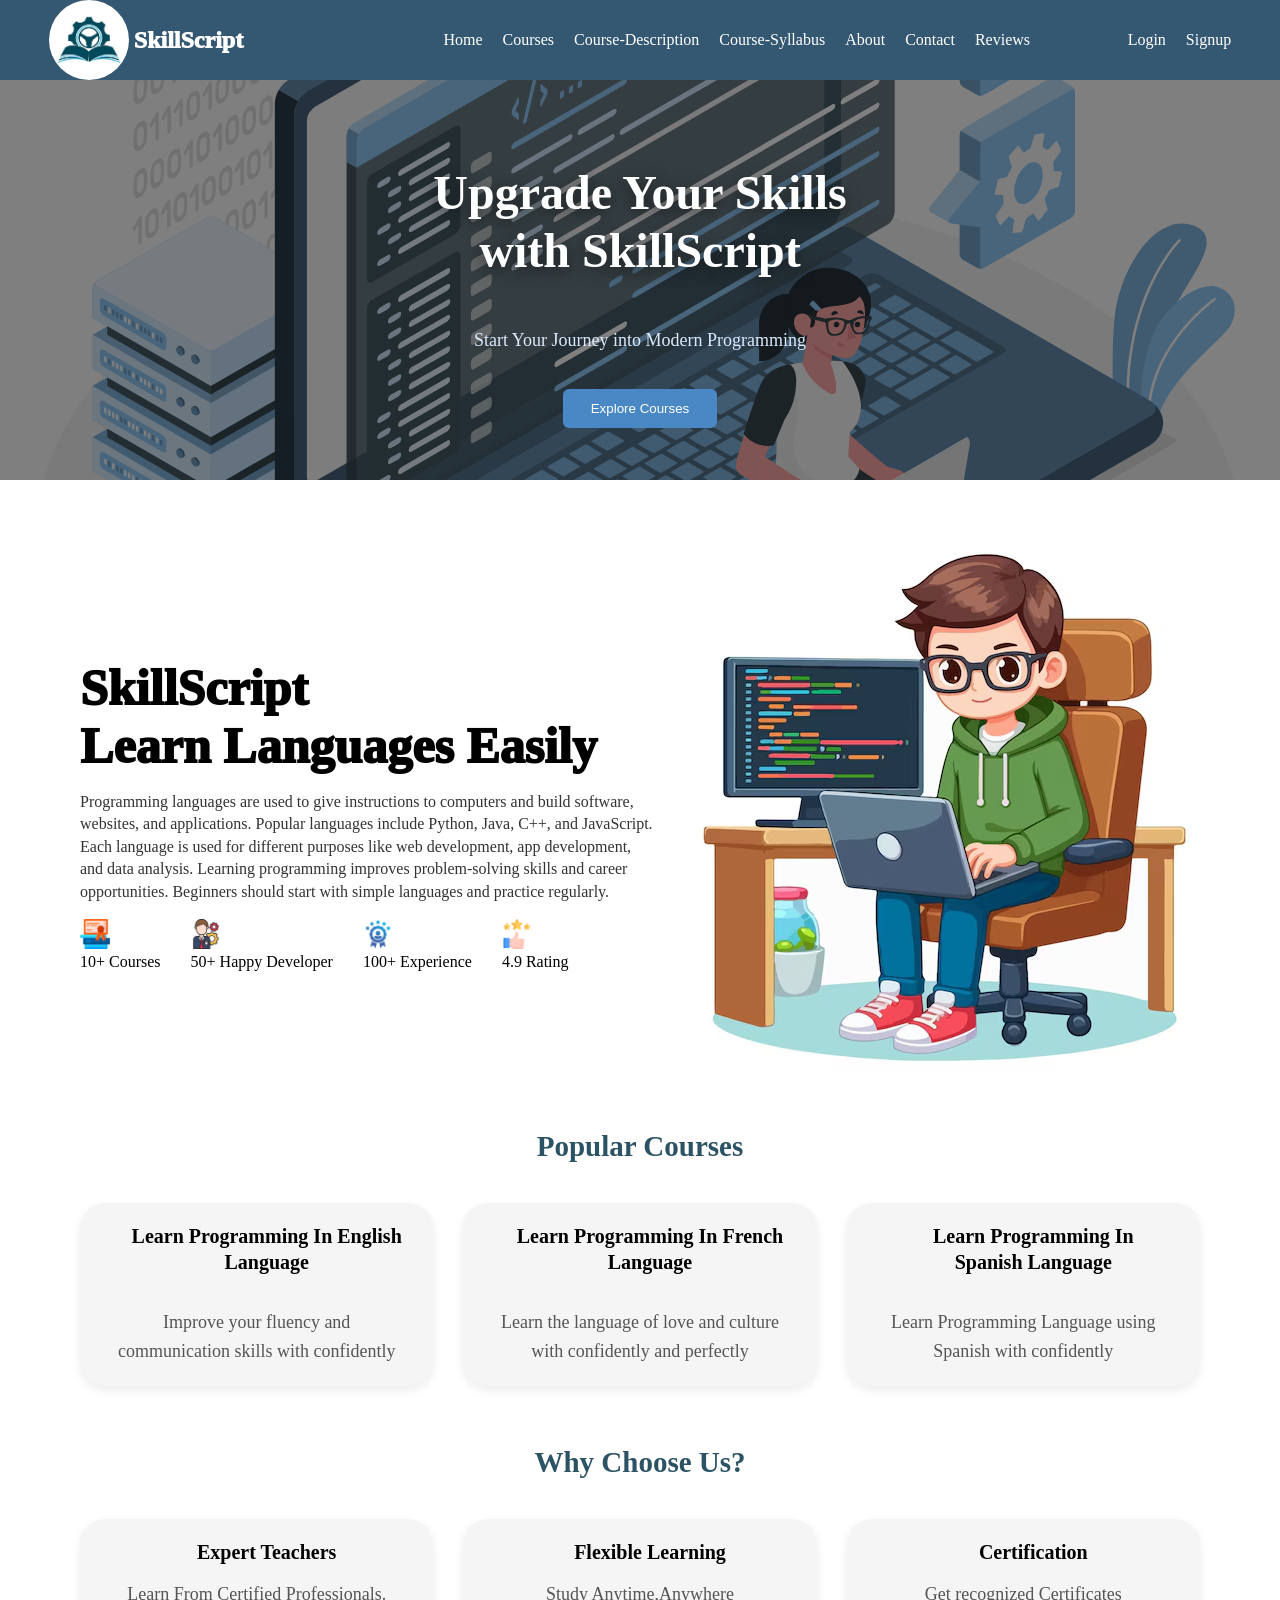
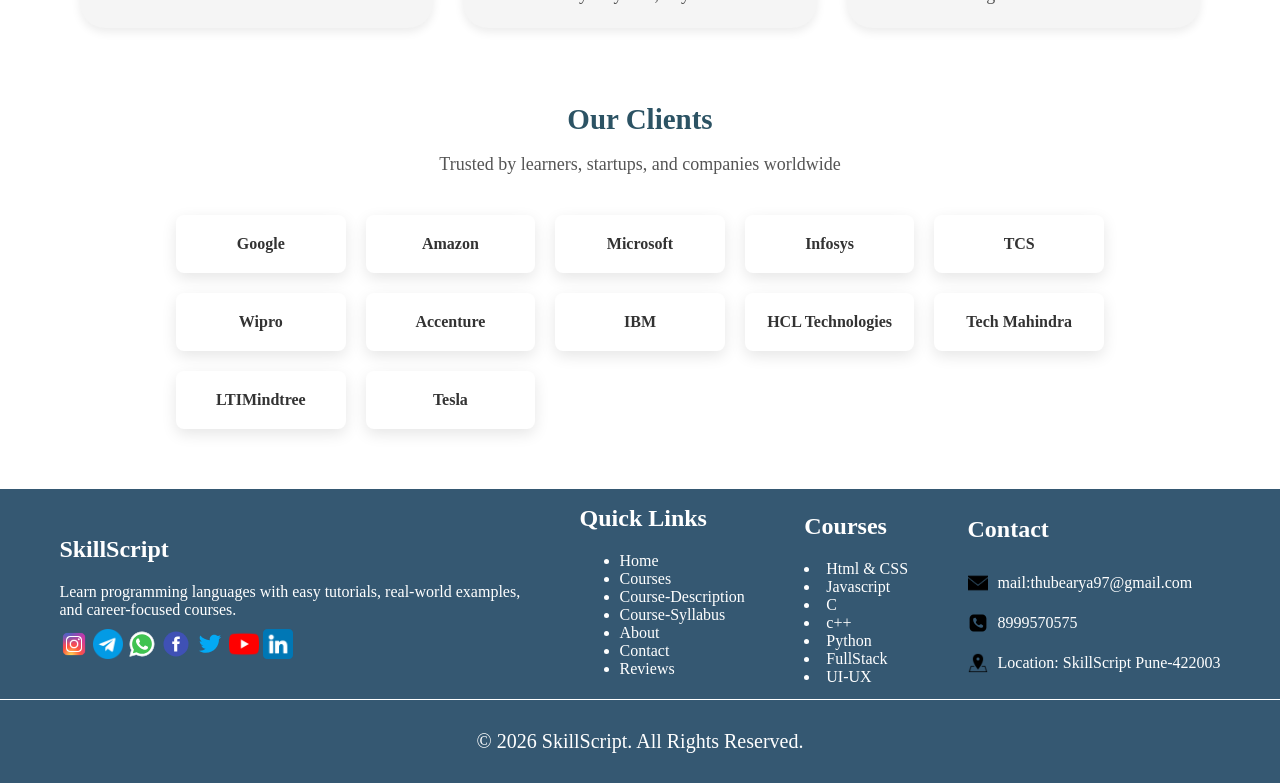
<file: index.html>
<!DOCTYPE html>
<html lang="en">

<head>
    <meta charset="UTF-8">
    <meta name="viewport" content="width=device-width, initial-scale=1.0">
    <link rel="stylesheet" href="./css/nav.css">
    <link rel="stylesheet" href="./css/index.css">
    <link rel="stylesheet" href="./css/footer.css">
    <title>Document</title>
</head>

<body>
    <!-- Nav Bar -->
    <div class="mian-container">

        <div class="img-container">
            <img src="./images/main-logo.jpg" alt="logo" class="main-class-logo">
            <h2>SkillScript</h2>
        </div>
        <input type="checkbox" id="menu-toggle" class="menu-toggle">

        <label for="menu-toggle" class="humburger">
            <img src="./images/humburger-menu.png" alt="menu">
        </label>
        <div class="nav-menu">
            <a href="./index.html" class="menu">Home</a>
            <a href="./html/courses.html" class="menu">Courses</a>
            <a href="./html/course-description.html" class="menu">Course-Description</a>
            <a href="./html/course-syllabus.html" class="menu">Course-Syllabus</a>
            <a href="./html/about.html" class="menu">About</a>
            <a href="./html/contact.html" class="menu">Contact</a>
            <a href="./html/reviews.html" class="menu">Reviews</a>
        </div>
        <div class="nav-menu">
            <a href="./html/login-page.html" class="menu">Login</a>
            <a href="./html/signup.html" class="menu">Signup</a>
        </div>

    </div>

    <!-- background img section -->
    <div class="background-section">
        <h1>Upgrade Your Skills <br> with SkillScript</h1>
        <p>Start Your Journey into Modern Programming</p>
        <button>Explore Courses</button>
    </div>

    <!-- main part -->
    <div class="info-main-container">
        <div>
            <div class="info-sub-container">
                <span class="heading">SkillScript</span>
                <br>
                <span class="heading">Learn Languages Easily</span>
                <p>Programming languages are used to give instructions to computers and build software, websites, and
                    applications. Popular languages include Python, Java, C++, and JavaScript. Each language is used for
                    different purposes like web development, app development, and data analysis. Learning programming
                    improves problem-solving skills and career opportunities. Beginners should start with simple
                    languages
                    and practice regularly.</p>
            </div>
            <div class="our-component">
                <div>
                    <img src="./images/courses-img.png" alt="courses" class="component-img">
                    <span class="component-text">10+ Courses</span>
                </div>
                <div>
                    <img src="./images/developer-img.png" alt="happy-developer" class="component-img">
                    <span class="component-text">50+ Happy Developer</span>
                </div>
                <div>
                    <img src="./images/experience-img.png" alt="experience" class="component-img">
                    <span class="component-text">100+ Experience</span>
                </div>
                <div>
                    <img src="./images/rating-img.png" alt="rating" class="component-img">
                    <span class="component-text">4.9 Rating</span>
                </div>
            </div>
        </div>
        <div>
            <img src="./images/main-page-img.jpg" alt="main-info">
        </div>
    </div>

    <!-- special language -->
    <div class="lang-heading">
        <span>Popular Courses</span>
    </div>
    <div class="special-languages">
        <div class="language-part-container">
            <span class="language-text-container"><b>Learn Programming In English Language</b></span><br>
            <span class="language-par-container">Improve your fluency and communication skills with confidently</span>
        </div>
        <div class="language-part-container">
            <span class="language-text-container">Learn Programming In French Language</span><br>
            <span class="language-par-container">Learn the language of love and culture with confidently and
                perfectly</span>
        </div>
        <div class="language-part-container">
            <span class="language-text-container">Learn Programming In Spanish Language</span><br>
            <span class="language-par-container">Learn Programming Language using Spanish with confidently</span>
        </div>
    </div>

    <!-- Why choose us part -->
    <div class="lang-heading">
        <span>Why Choose Us?</span>
    </div>

    <div class="special-languages">
        <div class="language-part-container">
            <span class="language-text-container">Expert Teachers</span>
            <span class="language-par-container">Learn From Certified Professionals.</span>
        </div>
        <div class="language-part-container">
            <span class="language-text-container">Flexible Learning</span>
            <span class="language-par-container">Study Anytime,Anywhere</span>
        </div>
        <div class="language-part-container">
            <span class="language-text-container">Certification</span>
            <span class="language-par-container">Get recognized Certificates</span>
        </div>
    </div>

    <!-- Client Part -->
    <div class="clients">
        <h2>Our Clients</h2>
        <p>Trusted by learners, startups, and companies worldwide</p>
        <div class="client-list">
            <div class="client"><a href="https://www.google.com" target="_blank">Google</a></div>
            <div class="client"><a href="https://www.amazon.com" target="_blank">Amazon</a></div>
            <div class="client"><a href="https://www.microsoft.com" target="_blank">Microsoft</a></div>
            <div class="client"><a href="https://www.infosys.com" target="_blank">Infosys</a></div>
            <div class="client"><a href="https://www.tcs.com" target="_blank">TCS</a></div>
            <div class="client"><a href="https://www.wipro.com" target="_blank">Wipro</a></div>
            <div class="client"><a href="https://www.accenture.com" target="_blank">Accenture</a></div>
            <div class="client"><a href="https://www.ibm.com" target="_blank">IBM</a></div>
            <div class="client"><a href="https://www.hcltech.com" target="_blank">HCL Technologies</a></div>
            <div class="client"><a href="https://www.techmahindra.com" target="_blank">Tech Mahindra</a></div>
            <div class="client"><a href="https://www.ltimindtree.com" target="_blank">LTIMindtree</a></div>
            <div class="client"><a href="https://www.tesla.com" target="_blank">Tesla</a></div>
        </div>
    </div>

    <!-- Footer Part -->
    <div class="footer-container">
        <div class="footer-main-container">
            <div class="footer-box">
                <h2>SkillScript</h2>
                <p>Learn programming languages with easy tutorials, real-world examples,
                    <br>and career-focused courses.
                </p>
                <a href="https://www.instagram.com/" target="_blank"><img src="./images/instagram-icon.png" alt="insta"
                        class="logo-img1"></a>
                <a href="https://telegram.org/" target="_blank"><img src="./images/telegram-logo.png" alt="telegram"
                        class="logo-img1"></a>
                <a href="https://www.whatsapp.com/" target="_blank"><img src="./images/whatsapp-icon.svg" alt="whatsapp"
                        class="logo-img1"></a>
                <a href="https://www.facebook.com/" target="_blank"><img src="./images/facebook-icon.svg" alt="facebook"
                        class="logo-img1"></a>
                <a href="https://www.twitter.com/" target="_blank"><img src="./images/twitter-icon.svg" alt="twitter"
                        class="logo-img1"></a>
                <a href="https://www.youtube.com/" target="_blank"><img src="./images/youtube-logo.png" alt="youtube"
                        class="logo-img1"></a>
                <a href="https://www.linkedin.com/" target="_blank"><img src="./images/linkedin-logo.png" alt="linkedin"
                        class="logo-img1"></a>
            </div>
            <div class="footer-box">
                <h2>Quick Links</h2>
                <ul>
                    <li><a href="./index.html">Home</a></li>
                    <li><a href="./html/courses.html">Courses</a></li>
                    <li><a href="./html/course-description.html">Course-Description</a></li>
                    <li><a href="./html/course-syllabus.html">Course-Syllabus</a></li>
                    <li><a href="./html/about.html">About</a></li>
                    <li><a href="./html/contact.html">Contact</a></li>
                    <li><a href="./html/reviews.html">Reviews</a></li>
                </ul>
            </div>
            <div class="footer-box">
                <h2>Courses</h2>
                <li>Html & CSS</li>
                <li>Javascript</li>
                <li>C</li>
                <li>c++</li>
                <li>Python</li>
                <li>FullStack</li>
                <li>UI-UX</li>
            </div>
            <div class="footer-box">
                <h2>Contact</h2>
                <div class="contact-item">
                    <img src="./images/email-icon.png" alt="email" class="logo-img">
                    <a href="mailto:thubearya97@gmail.com">mail:thubearya97@gmail.com </a>
                </div>
                <div class="contact-item">
                    <img src="./images/phone-icon.svg" alt="phone" class="logo-img">
                    <a href="tel:1234567897"> 8999570575 </a>
                </div>
                <div class="contact-item">
                    <img src="./images/address-icon.png" alt="address" class="logo-img">
                    <p>Location: SkillScript Pune-422003</p>
                </div>
            </div>
        </div>
        <div class="footer-bottom">
            <p>© 2026 SkillScript. All Rights Reserved.</p>
        </div>
    </div>
</body>
</html>
</file>
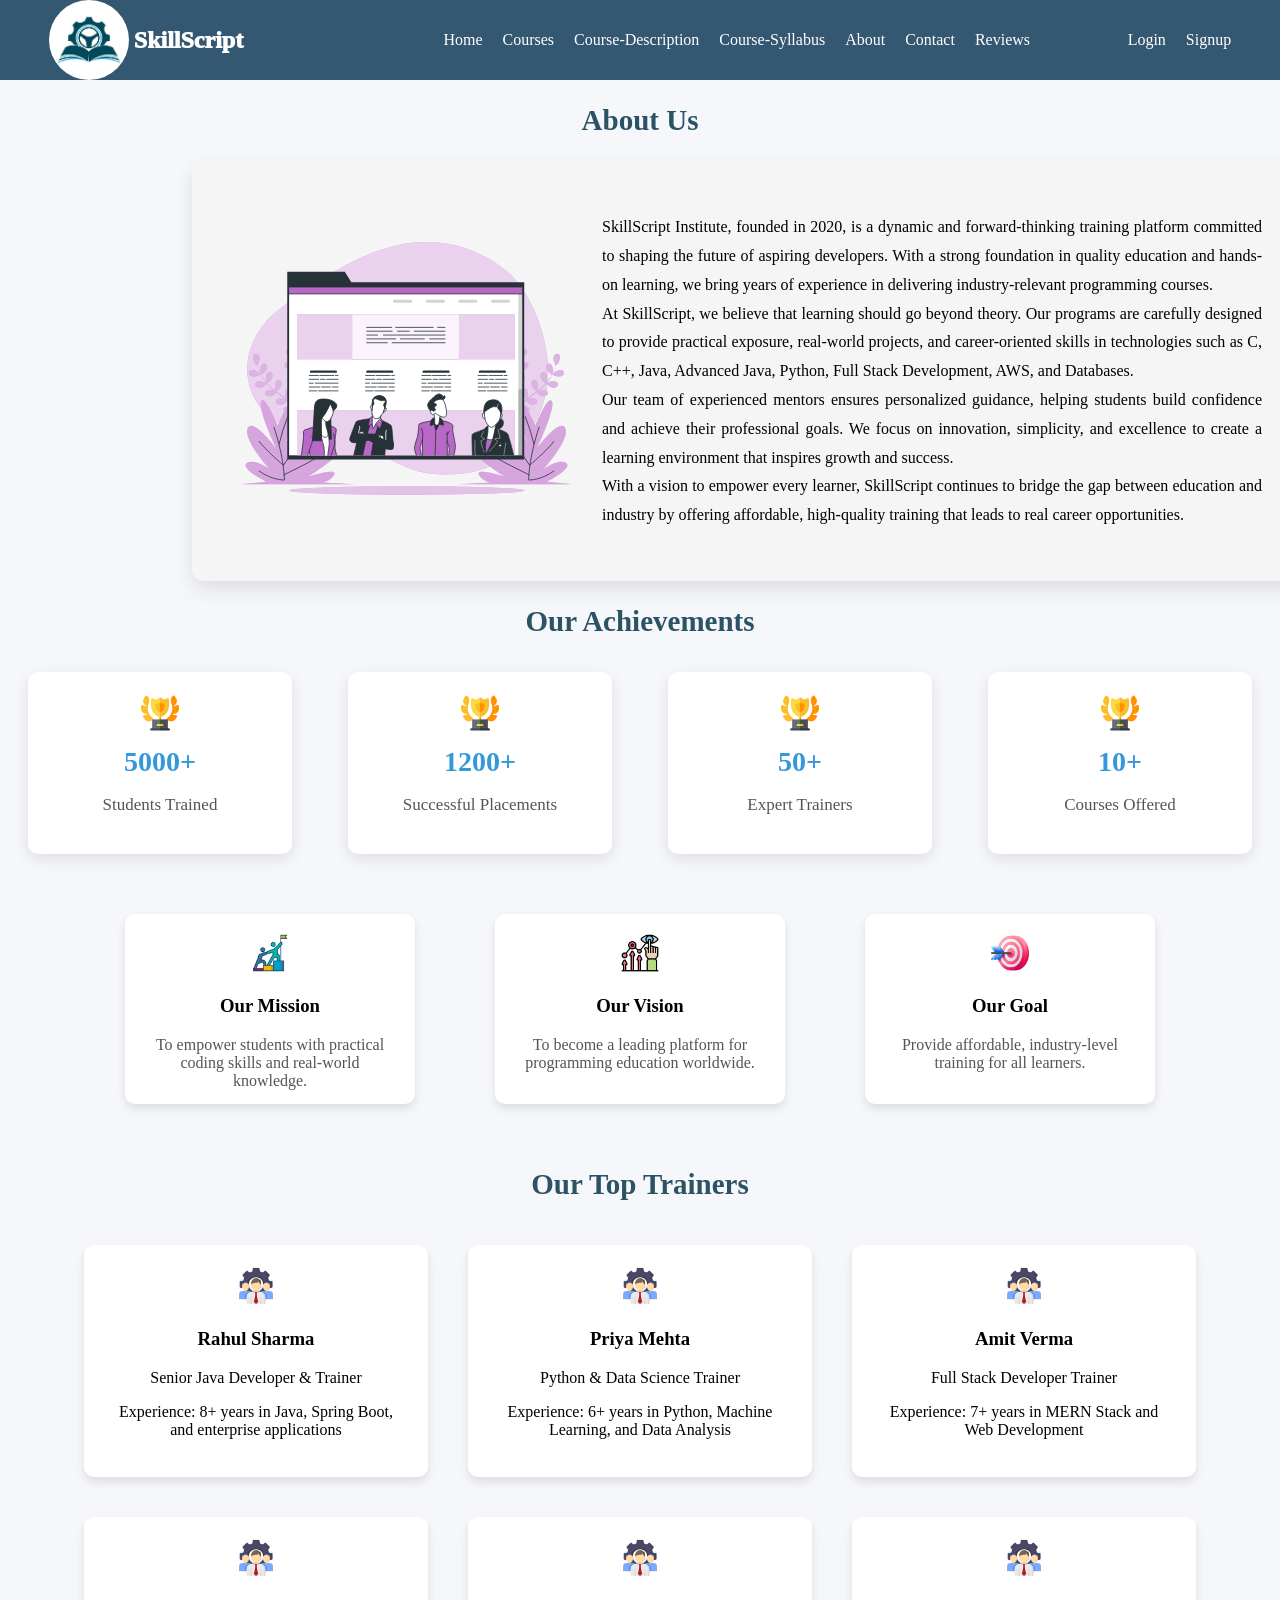
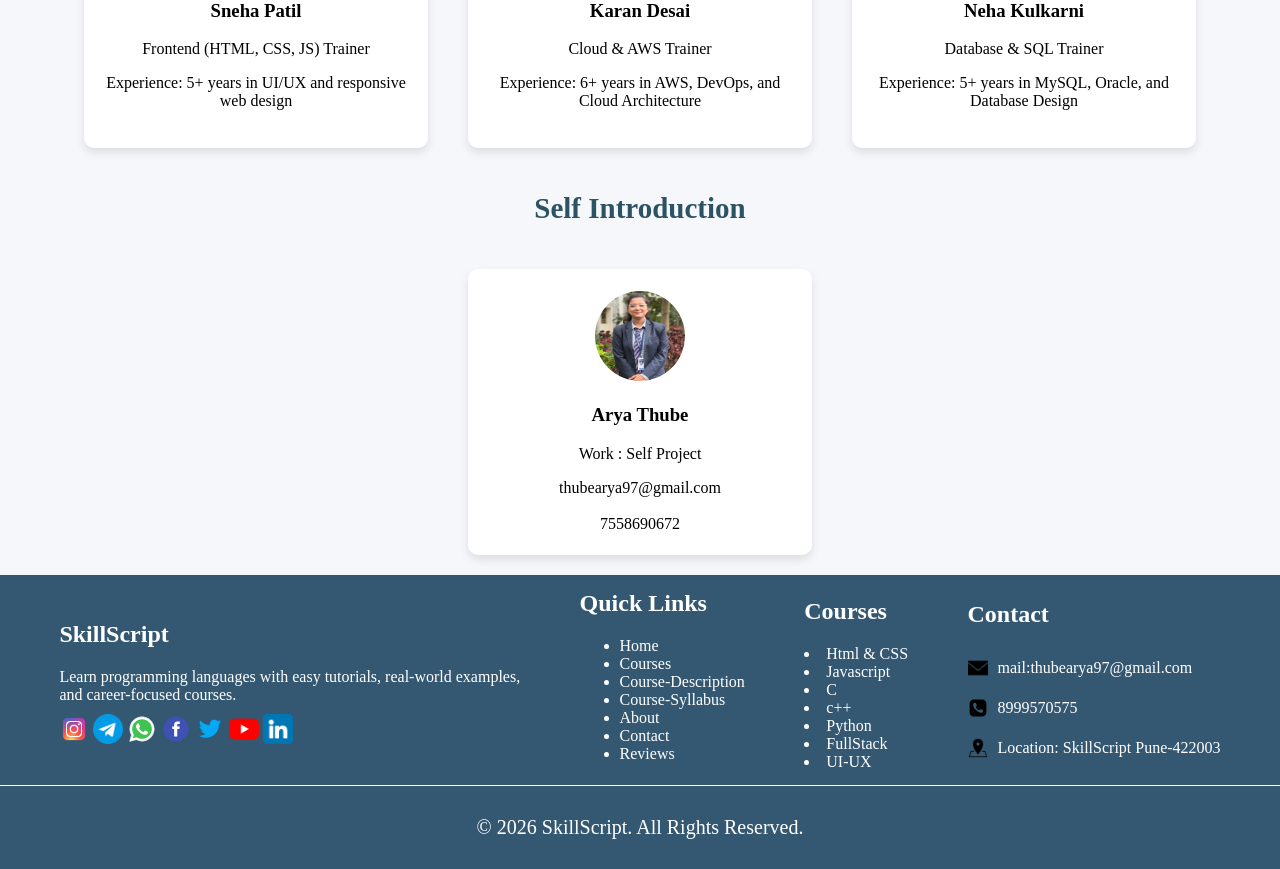
<file: html/about.html>
<!DOCTYPE html>
<html lang="en">
<head>
    <meta charset="UTF-8">
    <meta name="viewport" content="width=device-width, initial-scale=1.0">
    <link rel="stylesheet" href="../css/footer.css">
    <link rel="stylesheet" href="../css/nav.css">
    <link rel="stylesheet" href="../css/about.css">
    <link rel="stylesheet" href="../css/index.css">
    <title>Document</title>
</head>
<body>
    <!-- navbar -->
    <div class="mian-container">
        <div class="img-container">
            <img src="../images/main-logo.jpg" alt="logo" class="main-class-logo">
            <h2>SkillScript</h2>
        </div>
        <input type="checkbox" id="menu-toggle" class="menu-toggle">
        <label for="menu-toggle" class="humburger">
            <img src="../images/humburger-menu.png" alt="menu">
        </label>
        <div class="nav-menu">
            <a href="../index.html" class="menu">Home</a>
            <a href="../html/courses.html" class="menu">Courses</a>
            <a href="../html/course-description.html" class="menu">Course-Description</a>
            <a href="../html/course-syllabus.html" class="menu">Course-Syllabus</a>
            <a href="../html/about.html" class="menu">About</a>
            <a href="../html/contact.html" class="menu">Contact</a>
            <a href="../html/reviews.html" class="menu">Reviews</a>
        </div>
        <div class="nav-menu">
            <a href="../html/login-page.html" class="menu">Login</a>
            <a href="../html/signup.html" class="menu">Signup</a>
        </div>
    </div>

    <!-- about section -->
    <h2 class="heading-about">About Us</h2>
    <div class="about-page-main-container">
        <div class="about-page-sub-container">
            <img src="../images/about-us.svg" alt="about">
            <p> SkillScript Institute, founded in 2020, is a dynamic and forward-thinking training platform committed to
                shaping the future of aspiring developers. With a strong foundation in quality education and hands-on
                learning, we bring years of experience in delivering industry-relevant programming courses. <br>
                At SkillScript, we believe that learning should go beyond theory. Our programs are carefully designed to
                provide practical exposure, real-world projects, and career-oriented skills in technologies such as C,
                C++, Java, Advanced Java, Python, Full Stack Development, AWS, and Databases. <br>
                Our team of experienced mentors ensures personalized guidance, helping students build confidence and
                achieve their professional goals. We focus on innovation, simplicity, and excellence to create a
                learning environment that inspires growth and success. <br>
                With a vision to empower every learner, SkillScript continues to bridge the gap between education and
                industry by offering affordable, high-quality training that leads to real career opportunities.
            </p>
        </div>
    </div>

    <!-- our achievement -->
    <div class="Achievements">
        <h2 class="heading-about">Our Achievements</h2>
        <div class="achievement-container">
            <div class="achieve-card">
                <img src="../images/achievement.png" alt="achievement" class="about-img">
                <h3>5000+</h3>
                <p>Students Trained</p>
            </div>
            <div class="achieve-card">
                <img src="../images/achievement.png" alt="achievement" class="about-img">
                <h3>1200+</h3>
                <p>Successful Placements</p>
            </div>
            <div class="achieve-card">
                <img src="../images/achievement.png" alt="achievement" class="about-img">
                <h3>50+</h3>
                <p>Expert Trainers</p>
            </div>
            <div class="achieve-card">
                <img src="../images/achievement.png" alt="achievement" class="about-img">
                <h3>10+</h3>
                <p>Courses Offered</p>
            </div>
        </div>
    </div>

    <!-- vision & mission -->
    <div class="vision-mission-container">
        <div class="cards">
            <img src="../images/mission.png" alt="mission" class="about-img">
            <h3>Our Mission</h3>
            <p>To empower students with practical coding skills and real-world knowledge.</p>
        </div>
        <div class="cards">
            <img src="../images/vision.png" alt="vision" class="about-img">
            <h3>Our Vision</h3>
            <p>To become a leading platform for programming education worldwide.</p>
        </div>
        <div class="cards">
            <img src="../images/goal.png" alt="goal" class="about-img">
            <h3>Our Goal</h3>
            <p>Provide affordable, industry-level training for all learners.</p>
        </div>
    </div>

    <!-- our trainers -->
    <h2 class="heading-about">Our Top Trainers</h2>
    <div class="trainer-container">
        <div class="trainers">
            <img src="../images/trainer.png" alt="trainer" class="about-img">
            <h3>Rahul Sharma</h3>
            <p>Senior Java Developer & Trainer</p>
            <p>Experience: 8+ years in Java, Spring Boot, and enterprise applications</p>
        </div>
        <div class="trainers">
            <img src="../images/trainer.png" alt="trainer" class="about-img">
            <h3>Priya Mehta</h3>
            <p>Python & Data Science Trainer</p>
            <p>Experience: 6+ years in Python, Machine Learning, and Data Analysis</p>
        </div>
        <div class="trainers">
            <img src="../images/trainer.png" alt="trainer" class="about-img">
            <h3>Amit Verma</h3>
            <p>Full Stack Developer Trainer</p>
            <p>Experience: 7+ years in MERN Stack and Web Development</p>
        </div>
    </div>
    <div class="trainer-container">
        <div class="trainers">
            <img src="../images/trainer.png" alt="trainer" class="about-img">
            <h3>Sneha Patil</h3>
            <p>Frontend (HTML, CSS, JS) Trainer</p>
            <p>Experience: 5+ years in UI/UX and responsive web design</p>
        </div>
        <div class="trainers">
            <img src="../images/trainer.png" alt="trainer" class="about-img">
            <h3>Karan Desai</h3>
            <p>Cloud & AWS Trainer</p>
            <p>Experience: 6+ years in AWS, DevOps, and Cloud Architecture</p>

        </div>
        <div class="trainers">
            <img src="../images/trainer.png" alt="trainer" class="about-img">
            <h3>Neha Kulkarni</h3>
            <p>Database & SQL Trainer</p>
            <p>Experience: 5+ years in MySQL, Oracle, and Database Design</p>
        </div>
    </div>

    <!-- self intro -->
     <h2 class="heading-about">Self Introduction</h2>
     <div class="trainer-container">
        <div class="trainers">
            <img src="../images/selff-image.jpg" alt="self" class="about-img1">
            <h3>Arya Thube</h3>
            <p>Work : Self Project</p>
            <a href="mailto:thubearya97@gmail.com" class="self">thubearya97@gmail.com</a> <br><br>
            <a href="tel:7558690672" class="self">7558690672</a>
        </div>
     </div>

     <!-- footer -->
       <div class="footer-container">
        <div class="footer-main-container">
            <div class="footer-box">
                <h2>SkillScript</h2>
                <p>Learn programming languages with easy tutorials, real-world examples,
                    <br>and career-focused courses.
                </p>
                <a href="https://www.instagram.com/" target="_blank"><img src="../images/instagram-icon.png" alt="insta"
                        class="logo-img1"></a>
                <a href="https://telegram.org/" target="_blank"><img src="../images/telegram-logo.png" alt="telegram"
                        class="logo-img1"></a>
                <a href="https://www.whatsapp.com/" target="_blank"><img src="../images/whatsapp-icon.svg" alt="whatsapp"
                        class="logo-img1"></a>
                <a href="https://www.facebook.com/" target="_blank"><img src="../images/facebook-icon.svg" alt="facebook"
                        class="logo-img1"></a>
                <a href="https://www.twitter.com/" target="_blank"><img src="../images/twitter-icon.svg" alt="twitter"
                        class="logo-img1"></a>
                <a href="https://www.youtube.com/" target="_blank"><img src="../images/youtube-logo.png" alt="youtube"
                        class="logo-img1"></a>
                <a href="https://www.linkedin.com/" target="_blank"><img src="../images/linkedin-logo.png" alt="linkedin"
                        class="logo-img1"></a>
            </div>
            <div class="footer-box">
                <h2>Quick Links</h2>
                <ul>
                    <li><a href="../index.html">Home</a></li>
                    <li><a href="../html/courses.html">Courses</a></li>
                    <li><a href="../html/course-description.html">Course-Description</a></li>
                    <li><a href="../html/course-syllabus.html">Course-Syllabus</a></li>
                    <li><a href="../html/about.html">About</a></li>
                    <li><a href="../html/contact.html">Contact</a></li>
                    <li><a href="../html/reviews.html">Reviews</a></li>
                </ul>
            </div>
            <div class="footer-box">
                <h2>Courses</h2>
                <li>Html & CSS</li>
                <li>Javascript</li>
                <li>C</li>
                <li>c++</li>
                <li>Python</li>
                <li>FullStack</li>
                <li>UI-UX</li>
            </div>
            <div class="footer-box">
                <h2>Contact</h2>
                <div class="contact-item">
                    <img src="../images/email-icon.png" alt="email" class="logo-img">
                    <a href="mailto:thubearya97@gmail.com">mail:thubearya97@gmail.com </a>
                </div>

                <div class="contact-item">
                    <img src="../images/phone-icon.svg" alt="phone" class="logo-img">
                    <a href="tel:1234567897"> 8999570575 </a>
                </div>

                <div class="contact-item">
                    <img src="../images/address-icon.png" alt="address" class="logo-img">
                    <p>Location: SkillScript Pune-422003</p>
                </div>
            </div>
        </div>
        <div class="footer-bottom">
            <p>© 2026 SkillScript. All Rights Reserved.</p>
        </div>
    </div>
</body>
</html>
</file>
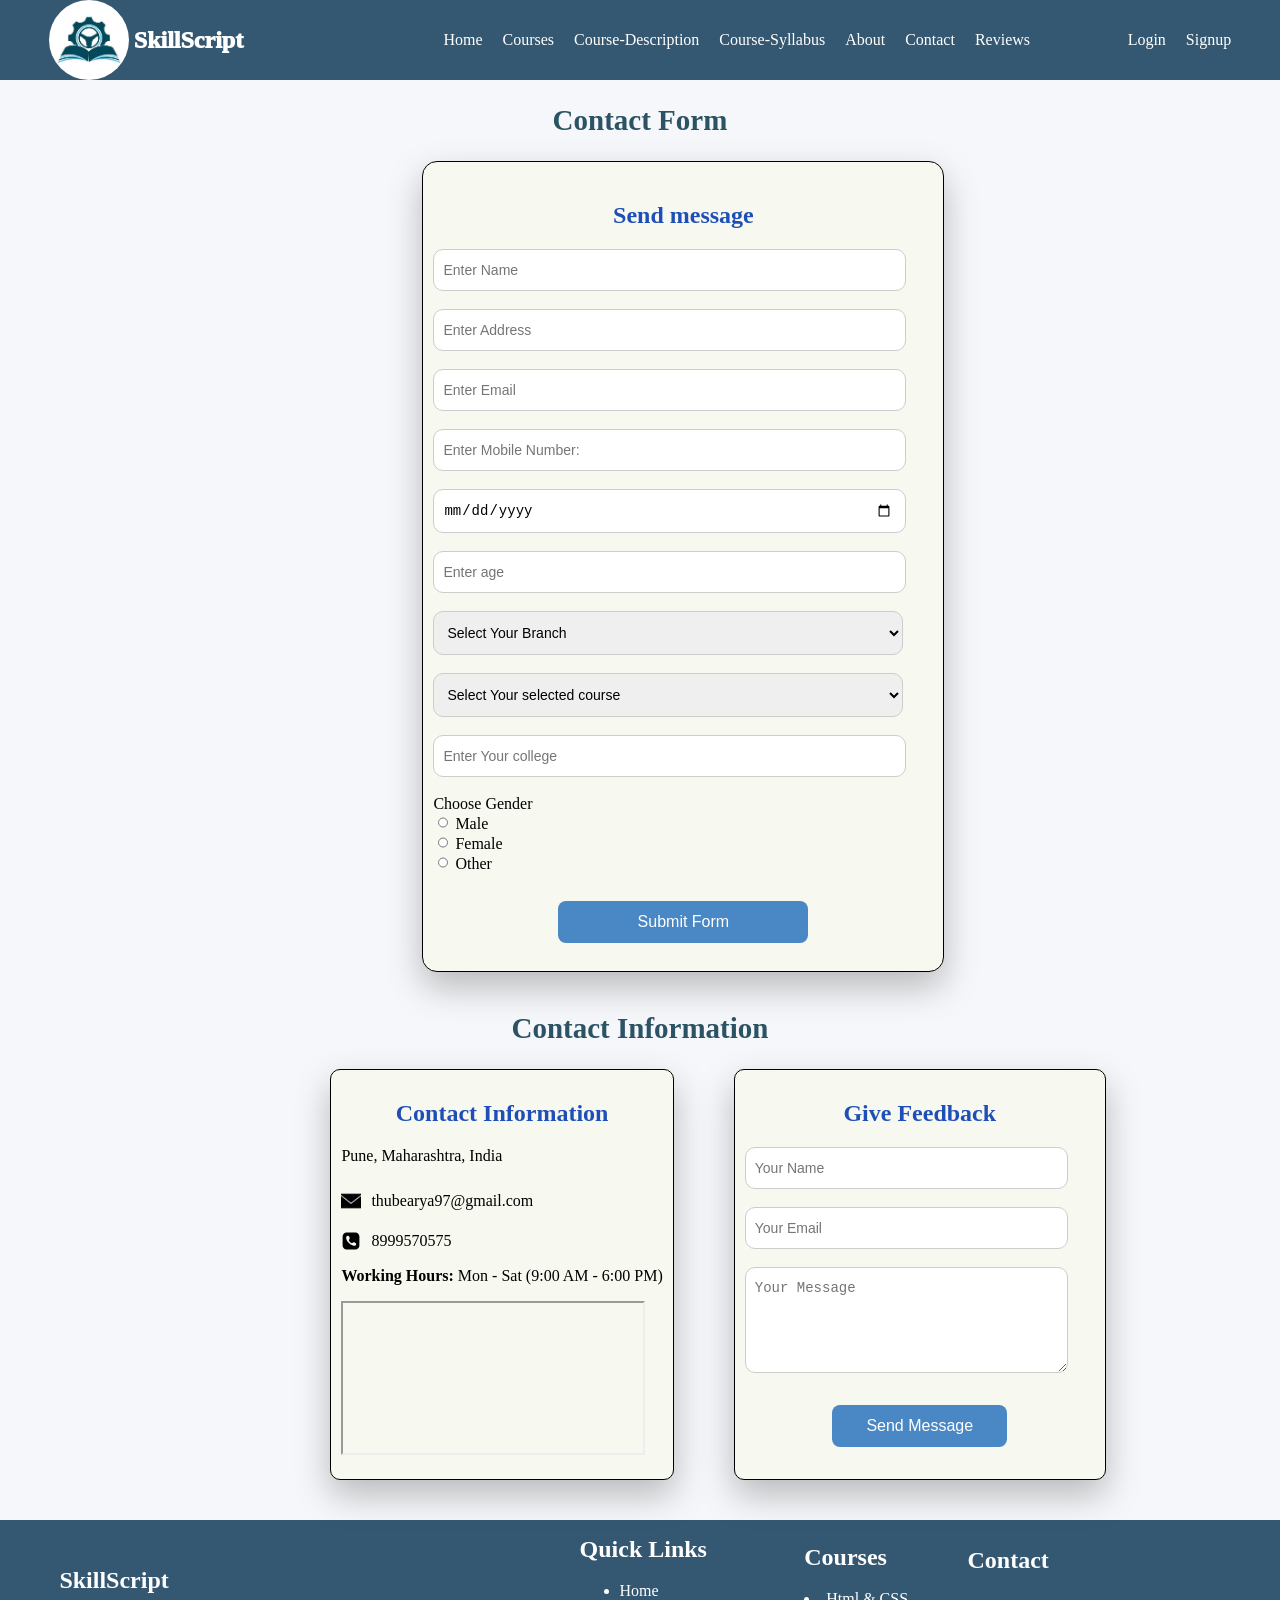
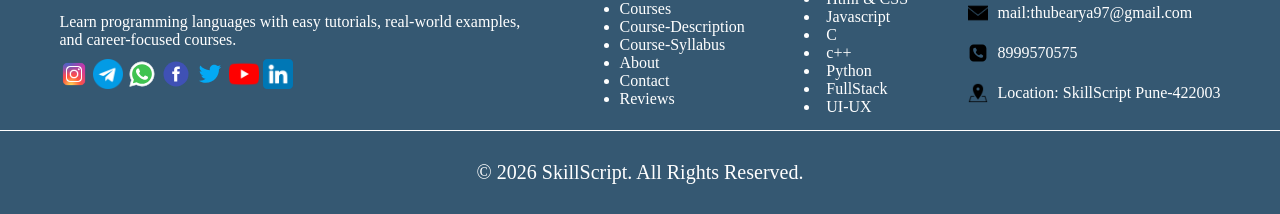
<file: html/contact.html>
<!DOCTYPE html>
<html lang="en">

<head>
    <meta charset="UTF-8">
    <meta name="viewport" content="width=device-width, initial-scale=1.0">
    <link rel="stylesheet" href="../css/nav.css">
    <link rel="stylesheet" href="../css/footer.css">
    <link rel="stylesheet" href="../css/about.css">
    <link rel="stylesheet" href="../css/contact.css">
    <title>Document</title>
</head>

<body>
    <!-- nav bar -->
    <div class="mian-container">
        <div class="img-container">
            <img src="../images/main-logo.jpg" alt="logo" class="main-class-logo">
            <h2>SkillScript</h2>
        </div>
        <input type="checkbox" id="menu-toggle" class="menu-toggle">
        <label for="menu-toggle" class="humburger">
            <img src="../images/humburger-menu.png" alt="menu">
        </label>
        <div class="nav-menu">
            <a href="../index.html" class="menu">Home</a>
            <a href="../html/courses.html" class="menu">Courses</a>
            <a href="../html/course-description.html" class="menu">Course-Description</a>
            <a href="../html/course-syllabus.html" class="menu">Course-Syllabus</a>
            <a href="../html/about.html" class="menu">About</a>
            <a href="../html/contact.html" class="menu">Contact</a>
            <a href="../html/reviews.html" class="menu">Reviews</a>
        </div>
        <div class="nav-menu">
            <a href="../html/login-page.html" class="menu">Login</a>
            <a href="../html/signup.html" class="menu">Signup</a>
        </div>
    </div>

    <!-- contact us info -->
    <h2 class="heading-about">Contact Form</h2>
    <div class="form-card">
        <form class="contact-page-form">
            <h2>Send message</h2>
            <input type="text" placeholder="Enter Name" required><br><br>
            <input type="text" placeholder="Enter Address" required><br><br>
            <input type="email" placeholder="Enter Email" required><br><br>
            <input type="tel" placeholder="Enter Mobile Number:" required> <br><br>
            <input type="date" placeholder="Enter DOB"><br><br>
            <input type="number" id="enterAge" placeholder="Enter age" required /><br><br>
            <select id="branch">
                <option>Select Your Branch</option>
                <option>IT</option>
                <option>CS</option>
                <option>AI&ML</option>
                <option>Mechanical</option>
            </select><br><br>
            <select id="course">
                <option>Select Your selected course</option>
                <option>C Programming</option>
                <option>C++ Programming</option>
                <option>Java Programming</option>
                <option>Advanced Java Programming</option>
                <option>Python Programming</option>
                <option>Html & CSS Programming</option>
                <option>Full Stack Programming</option>
                <option>AWS</option>
                <option>Databases Course</option>
            </select><br><br>
            <input list="techOptions" placeholder="Enter Your college" />
            <datalist id="techOptions">
                <option>SVIT,chincholi Nashik</option>
                <option>pravara loni</option>
                <option>K.K. Wagh Institute of Engineering Education & Research, Nashik</option>
                <option>N.D.M.V.P. Samaj's Karmaveer Adv. Baburao Ganpatrao Thakare College of Engineering</option>
                <option>College of Engineering, Pune (COEP)</option>
                <option>Government College of Engineering & Research, Avasari Khurd</option>
                <option>Pimpri Chinchwad College of Engineering (PCCOE)</option>
                <option>Pune Institute of Computer Technology (PICT)</option>
                <option>Bharati Vidyapeeth's College of Engineering (BVCOE), Pune</option>
            </datalist><br><br>
            <div class="radio">
                <label>Choose Gender</label><br>
                <input type="radio" name="gender" id="male">
                <label for="male">Male</label><br>
                <input type="radio" name="gender" id="female">
                <label for="female">Female</label><br>
                <input type="radio" name="gender" id="other">
                <label for="other">Other</label><br><br>
            </div>
            <button type="submit">Submit Form</button><br><br>
        </form>
    </div>

    <!-- contact information -->
    <h2 class="heading-about">Contact Information</h2>
    <div class="contact-main-container">
        <div class="contact-info-form">
            <h2>Contact Information</h2>
            <p>Pune, Maharashtra, India</p>
            <div class="contact-item">
                    <img src="../images/email-icon.png" alt="email" class="logo-img">
                    <a href="mailto:thubearya97@gmail.com">thubearya97@gmail.com </a>
                </div>
                <div class="contact-item">
                    <img src="../images/phone-icon.svg" alt="phone" class="logo-img">
                    <a href="tel:1234567897"> 8999570575 </a>
                </div>
                
            <p><b>Working Hours:</b> Mon - Sat (9:00 AM - 6:00 PM)</p>
            <iframe src="https://maps.google.com/maps?q=Pune&t=&z=13&ie=UTF8&iwloc=&output=embed"></iframe>
        </div>
        <div class="contact-info-form1">
            <h2>Give Feedback</h2>
            <form>
                <input type="text" placeholder="Your Name" required><br><br>
                <input type="email" placeholder="Your Email" required><br><br>
                <textarea rows="5" placeholder="Your Message" required></textarea><br><br>
                <button type="submit">Send Message</button>
            </form>
        </div>
    </div>

    <!-- footer -->
    <div class="footer-container">
        <div class="footer-main-container">
            <div class="footer-box">
                <h2>SkillScript</h2>
                <p>Learn programming languages with easy tutorials, real-world examples,
                    <br>and career-focused courses.
                </p>
                <a href="https://www.instagram.com/" target="_blank"><img src="../images/instagram-icon.png" alt="insta"
                        class="logo-img1"></a>
                <a href="https://telegram.org/" target="_blank"><img src="../images/telegram-logo.png" alt="telegram"
                        class="logo-img1"></a>
                <a href="https://www.whatsapp.com/" target="_blank"><img src="../images/whatsapp-icon.svg"
                        alt="whatsapp" class="logo-img1"></a>
                <a href="https://www.facebook.com/" target="_blank"><img src="../images/facebook-icon.svg"
                        alt="facebook" class="logo-img1"></a>
                <a href="https://www.twitter.com/" target="_blank"><img src="../images/twitter-icon.svg" alt="twitter"
                        class="logo-img1"></a>
                <a href="https://www.youtube.com/" target="_blank"><img src="../images/youtube-logo.png" alt="youtube"
                        class="logo-img1"></a>
                <a href="https://www.linkedin.com/" target="_blank"><img src="../images/linkedin-logo.png"
                        alt="linkedin" class="logo-img1"></a>
            </div>
            <div class="footer-box">
                <h2>Quick Links</h2>
                <ul>
                    <li><a href="../index.html">Home</a></li>
                    <li><a href="../html/courses.html">Courses</a></li>
                    <li><a href="../html/course-description.html">Course-Description</a></li>
                    <li><a href="../html/course-syllabus.html">Course-Syllabus</a></li>
                    <li><a href="../html/about.html">About</a></li>
                    <li><a href="../html/contact.html">Contact</a></li>
                    <li><a href="../html/reviews.html">Reviews</a></li>
                </ul>
            </div>
            <div class="footer-box">
                <h2>Courses</h2>
                <li>Html & CSS</li>
                <li>Javascript</li>
                <li>C</li>
                <li>c++</li>
                <li>Python</li>
                <li>FullStack</li>
                <li>UI-UX</li>
            </div>
            <div class="footer-box">
                <h2>Contact</h2>
                <div class="contact-item">
                    <img src="../images/email-icon.png" alt="email" class="logo-img">
                    <a href="mailto:thubearya97@gmail.com">mail:thubearya97@gmail.com </a>
                </div>
                <div class="contact-item">
                    <img src="../images/phone-icon.svg" alt="phone" class="logo-img">
                    <a href="tel:1234567897"> 8999570575 </a>
                </div>
                <div class="contact-item">
                    <img src="../images/address-icon.png" alt="address" class="logo-img">
                    <p>Location: SkillScript Pune-422003</p>
                </div>
            </div>
        </div>
        <div class="footer-bottom">
            <p>© 2026 SkillScript. All Rights Reserved.</p>
        </div>
    </div>
</body>

</html>
</file>
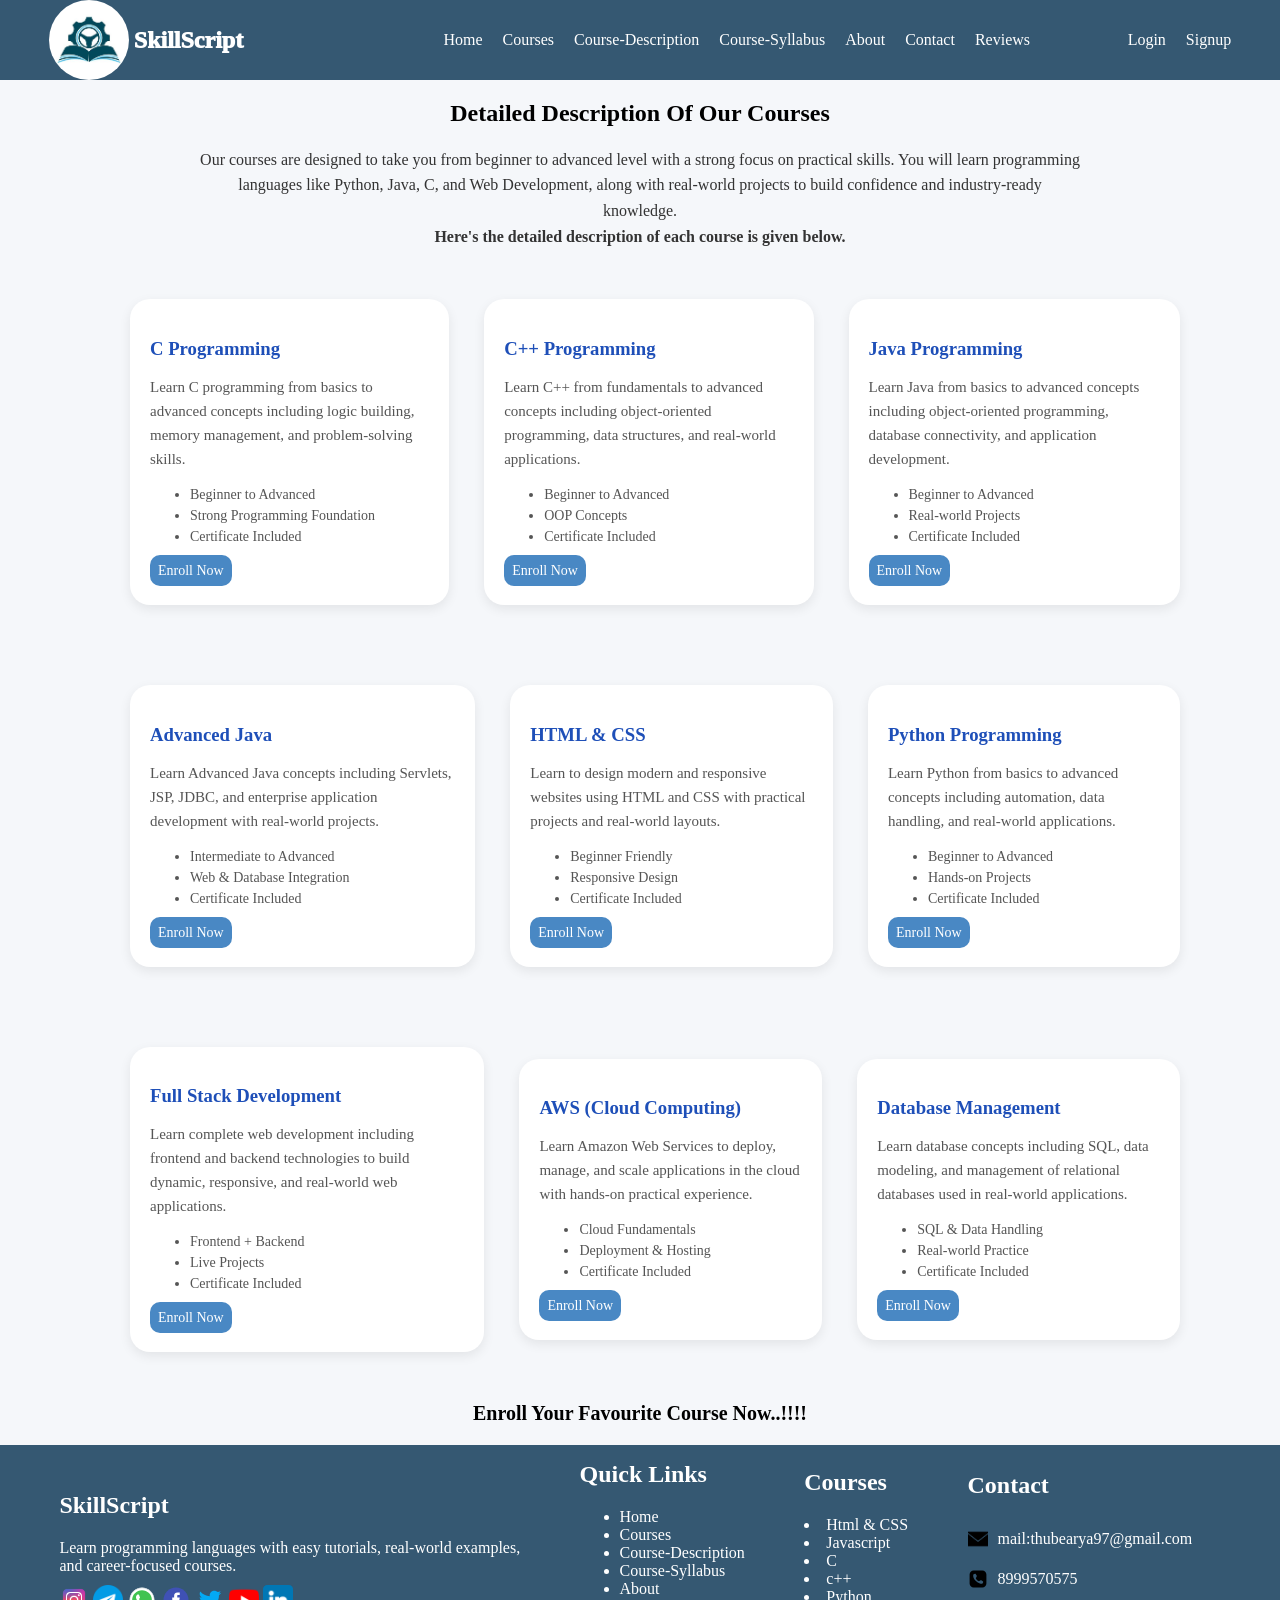
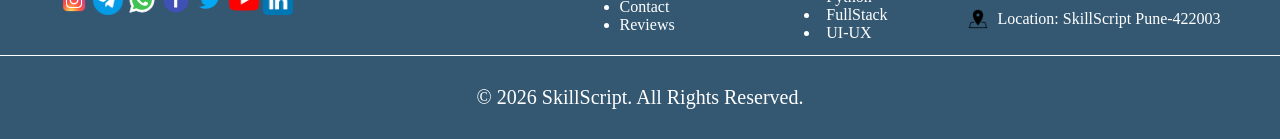
<file: html/course-description.html>
<!DOCTYPE html>
<html lang="en">

<head>
    <meta charset="UTF-8">
    <meta name="viewport" content="width=device-width, initial-scale=1.0">
    <link rel="stylesheet" href="../css/nav.css">
    <link rel="stylesheet" href="../css/footer.css">
    <link rel="stylesheet" href="../css/course-desc.css">
    <title>Document</title>
</head>

<body>
    <!-- Nav Bar -->
    <div class="mian-container">
        <div class="img-container">
            <img src="../images/main-logo.jpg" alt="logo" class="main-class-logo">
            <h2>SkillScript</h2>
        </div>
        <input type="checkbox" id="menu-toggle" class="menu-toggle">
        <label for="menu-toggle" class="humburger">
            <img src="../images/humburger-menu.png" alt="menu">
        </label>
        <div class="nav-menu">
            <a href="../index.html" class="menu">Home</a>
            <a href="../html/courses.html" class="menu">Courses</a>
            <a href="../html/course-description.html" class="menu">Course-Description</a>
            <a href="../html/course-syllabus.html" class="menu">Course-Syllabus</a>
            <a href="../html/about.html" class="menu">About</a>
            <a href="../html/contact.html" class="menu">Contact</a>
            <a href="../html/reviews.html" class="menu">Reviews</a>
        </div>
        <div class="nav-menu">
            <a href="../html/login-page.html" class="menu">Login</a>
            <a href="../html/signup.html" class="menu">Signup</a>
        </div>
    </div>
    <!-- desc of course -->
    <div class="description-info-container">
        <h2>Detailed Description Of Our Courses</h2>
        <p>Our courses are designed to take you from beginner to advanced level with a strong focus on practical skills.
            You will learn programming languages like Python, Java, C, and Web Development, along with real-world
            projects to build confidence and industry-ready knowledge. <br><b> Here's the detailed description of each
                course is given below.</b></p>
    </div>
    <div class="detail-desc-container">
        <div class="sub-desc-container">
            <h3>C Programming</h3>
            <p>Learn C programming from basics to advanced concepts including logic building, memory management, and
                problem-solving skills.</p>
            <ul>
                <li>Beginner to Advanced</li>
                <li>Strong Programming Foundation</li>
                <li>Certificate Included</li>
            </ul>
            <a href="../html/signup.html" class="btn">Enroll Now</a>
        </div>
        <div class="sub-desc-container">
            <h3>C++ Programming</h3>
            <p>Learn C++ from fundamentals to advanced concepts including object-oriented programming, data structures,
                and real-world applications.</p>
            <ul>
                <li>Beginner to Advanced</li>
                <li>OOP Concepts</li>
                <li>Certificate Included</li>
            </ul>
            <a href="../html/signup.html" class="btn">Enroll Now</a>
        </div>
        <div class="sub-desc-container">
            <h3>Java Programming</h3>
            <p>Learn Java from basics to advanced concepts including object-oriented programming, database connectivity,
                and application development.</p>
            <ul>
                <li>Beginner to Advanced</li>
                <li>Real-world Projects</li>
                <li>Certificate Included</li>
            </ul>
            <a href="../html/signup.html" class="btn">Enroll Now</a>
        </div>
    </div>
    <div class="detail-desc-container">
        <div class="sub-desc-container">
            <h3>Advanced Java</h3>
            <p>Learn Advanced Java concepts including Servlets, JSP, JDBC, and enterprise application development with
                real-world projects.</p>
            <ul>
                <li>Intermediate to Advanced</li>
                <li>Web & Database Integration</li>
                <li>Certificate Included</li>
            </ul>
            <a href="../html/signup.html" class="btn">Enroll Now</a>
        </div>
        <div class="sub-desc-container">
            <h3>HTML & CSS</h3>
            <p>Learn to design modern and responsive websites using HTML and CSS with practical projects and real-world
                layouts.</p>
            <ul>
                <li>Beginner Friendly</li>
                <li>Responsive Design</li>
                <li>Certificate Included</li>
            </ul>
            <a href="../html/signup.html" class="btn">Enroll Now</a>
        </div>
        <div class="sub-desc-container">
            <h3>Python Programming</h3>
            <p>Learn Python from basics to advanced concepts including automation, data handling, and real-world
                applications.</p>
            <ul>
                <li>Beginner to Advanced</li>
                <li>Hands-on Projects</li>
                <li>Certificate Included</li>
            </ul>
            <a href="../html/signup.html" class="btn">Enroll Now</a>
        </div>
    </div>
    <div class="detail-desc-container">
        <div class="sub-desc-container">
            <h3>Full Stack Development</h3>
            <p>Learn complete web development including frontend and backend technologies to build dynamic, responsive,
                and real-world web applications.</p>
            <ul>
                <li>Frontend + Backend</li>
                <li>Live Projects</li>
                <li>Certificate Included</li>
            </ul>
            <a href="../html/signup.html" class="btn">Enroll Now</a>
        </div>
        <div class="sub-desc-container">
            <h3>AWS (Cloud Computing)</h3>
            <p>Learn Amazon Web Services to deploy, manage, and scale applications in the cloud with hands-on practical
                experience.</p>
            <ul>
                <li>Cloud Fundamentals</li>
                <li>Deployment & Hosting</li>
                <li>Certificate Included</li>
            </ul>
            <a href="../html/signup.html" class="btn">Enroll Now</a>
        </div>
        <div class="sub-desc-container">
            <h3>Database Management</h3>
            <p>Learn database concepts including SQL, data modeling, and management of relational databases used in
                real-world applications.</p>
            <ul>
                <li>SQL & Data Handling</li>
                <li>Real-world Practice</li>
                <li>Certificate Included</li>
            </ul>
            <a href="../html/signup.html" class="btn">Enroll Now</a>
        </div>
    </div>
    <p class="message">Enroll Your Favourite Course Now..!!!!</p>

    <!-- footer -->
    <div class="footer-container">
        <div class="footer-main-container">
            <div class="footer-box">
                <h2>SkillScript</h2>
                <p>Learn programming languages with easy tutorials, real-world examples,
                    <br>and career-focused courses.
                </p>
                <a href="https://www.instagram.com/" target="_blank"><img src="../images/instagram-icon.png" alt="insta"
                        class="logo-img1"></a>
                <a href="https://telegram.org/" target="_blank"><img src="../images/telegram-logo.png" alt="telegram"
                        class="logo-img1"></a>
                <a href="https://www.whatsapp.com/" target="_blank"><img src="../images/whatsapp-icon.svg"
                        alt="whatsapp" class="logo-img1"></a>
                <a href="https://www.facebook.com/" target="_blank"><img src="../images/facebook-icon.svg"
                        alt="facebook" class="logo-img1"></a>
                <a href="https://www.twitter.com/" target="_blank"><img src="../images/twitter-icon.svg" alt="twitter"
                        class="logo-img1"></a>
                <a href="https://www.youtube.com/" target="_blank"><img src="../images/youtube-logo.png" alt="youtube"
                        class="logo-img1"></a>
                <a href="https://www.linkedin.com/" target="_blank"><img src="../images/linkedin-logo.png"
                        alt="linkedin" class="logo-img1"></a>
            </div>
            <div class="footer-box">
                <h2>Quick Links</h2>
                <ul>
                    <li><a href="../index.html">Home</a></li>
                    <li><a href="../html/courses.html">Courses</a></li>
                    <li><a href="../html/course-description.html">Course-Description</a></li>
                    <li><a href="../html/course-syllabus.html">Course-Syllabus</a></li>
                    <li><a href="../html/about.html">About</a></li>
                    <li><a href="../html/contact.html">Contact</a></li>
                    <li><a href="../html/reviews.html">Reviews</a></li>
                </ul>
            </div>
            <div class="footer-box">
                <h2>Courses</h2>
                <li>Html & CSS</li>
                <li>Javascript</li>
                <li>C</li>
                <li>c++</li>
                <li>Python</li>
                <li>FullStack</li>
                <li>UI-UX</li>
            </div>
            <div class="footer-box">
                <h2>Contact</h2>
                <div class="contact-item">
                    <img src="../images/email-icon.png" alt="email" class="logo-img">
                    <a href="mailto:thubearya97@gmail.com">mail:thubearya97@gmail.com </a>
                </div>
                <div class="contact-item">
                    <img src="../images/phone-icon.svg" alt="phone" class="logo-img">
                    <a href="tel:1234567897"> 8999570575 </a>
                </div>

                <div class="contact-item">
                    <img src="../images/address-icon.png" alt="address" class="logo-img">
                    <p>Location: SkillScript Pune-422003</p>
                </div>
            </div>
        </div>
        <div class="footer-bottom">
            <p>© 2026 SkillScript. All Rights Reserved.</p>
        </div>
    </div>
</body>

</html>
</file>
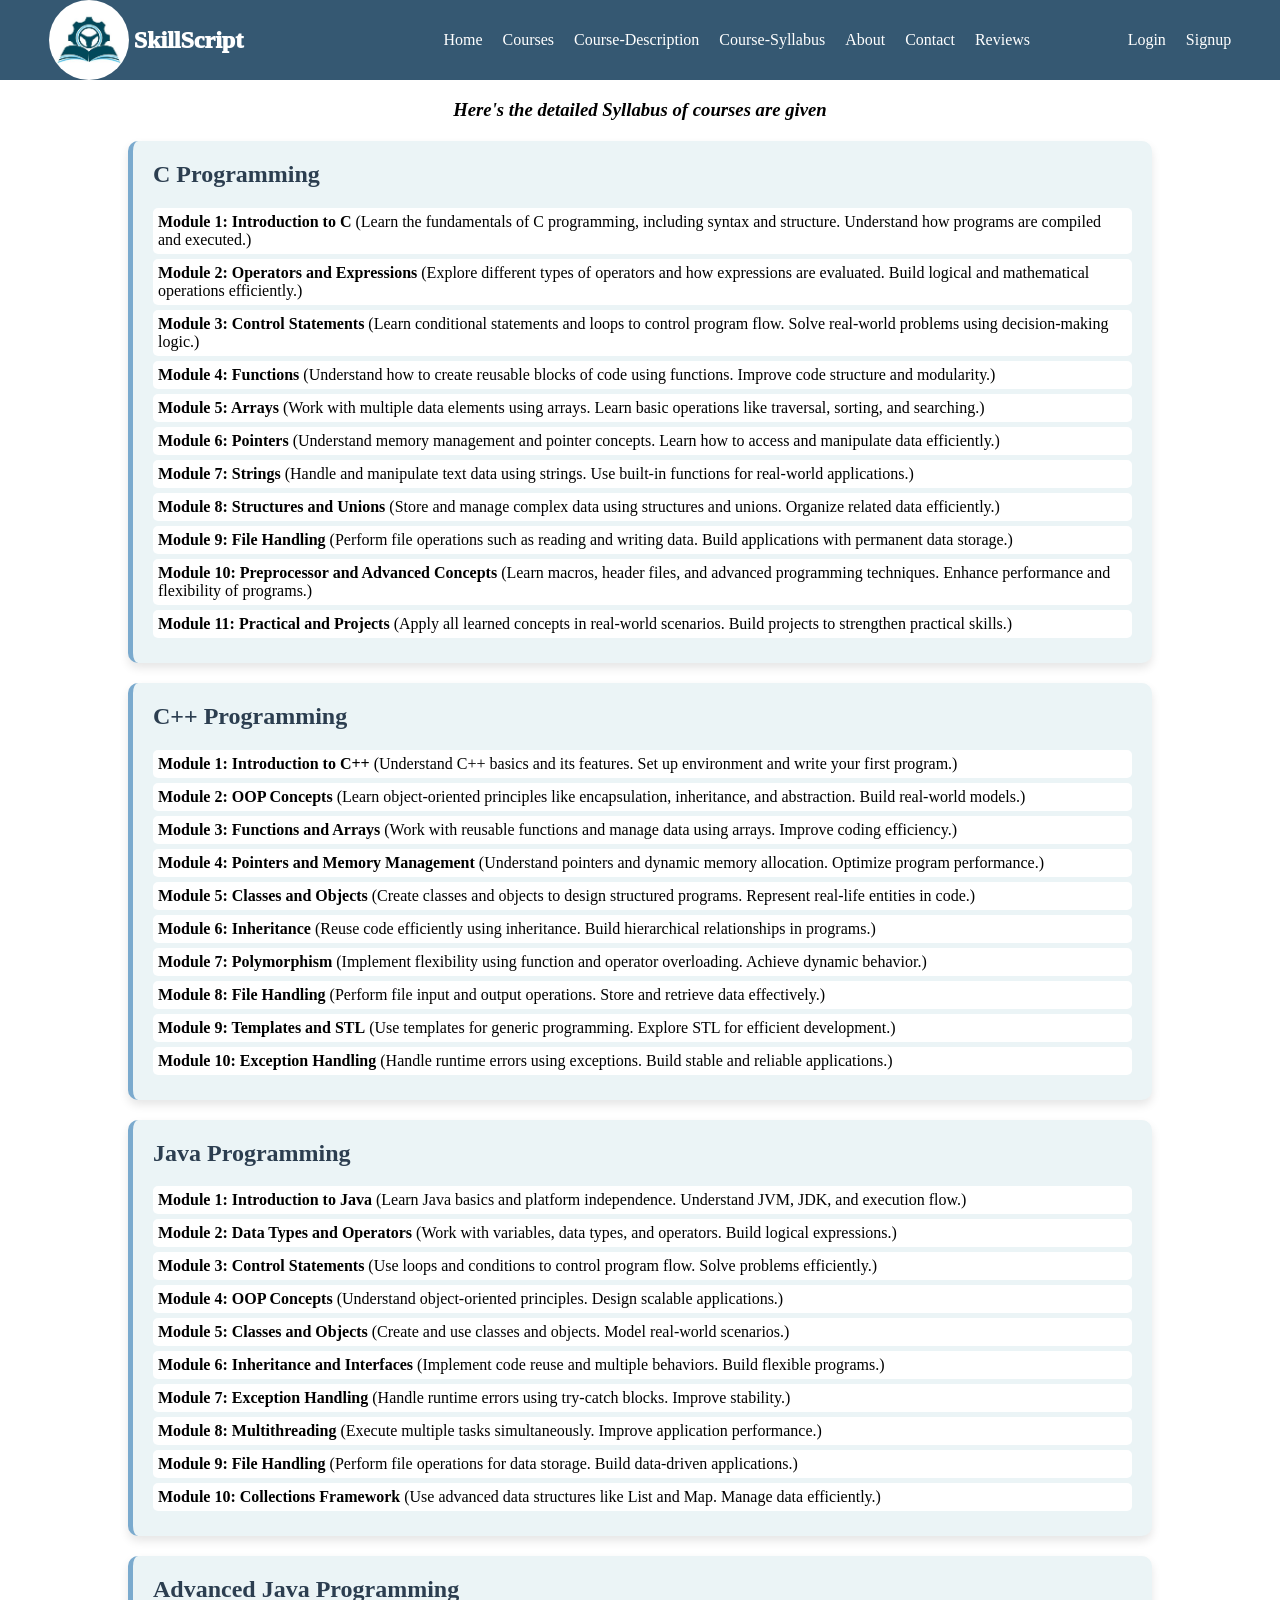
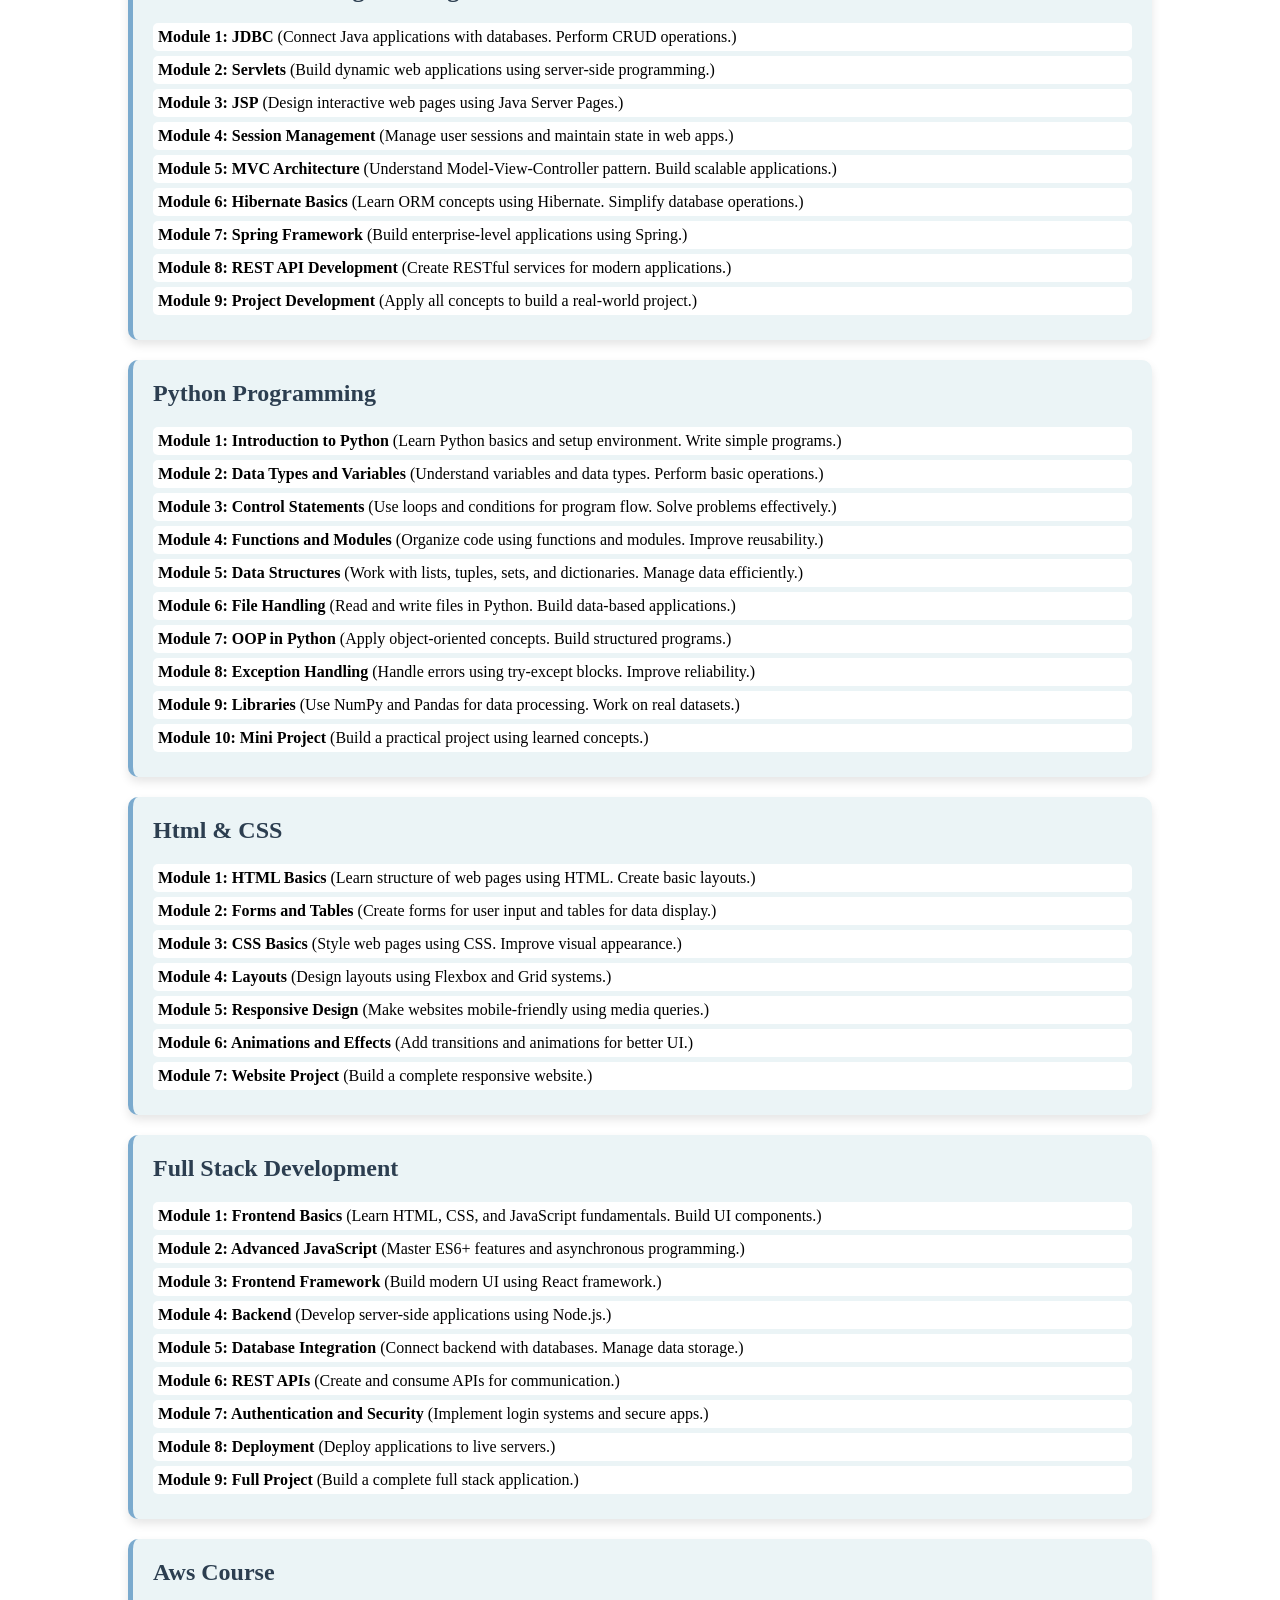
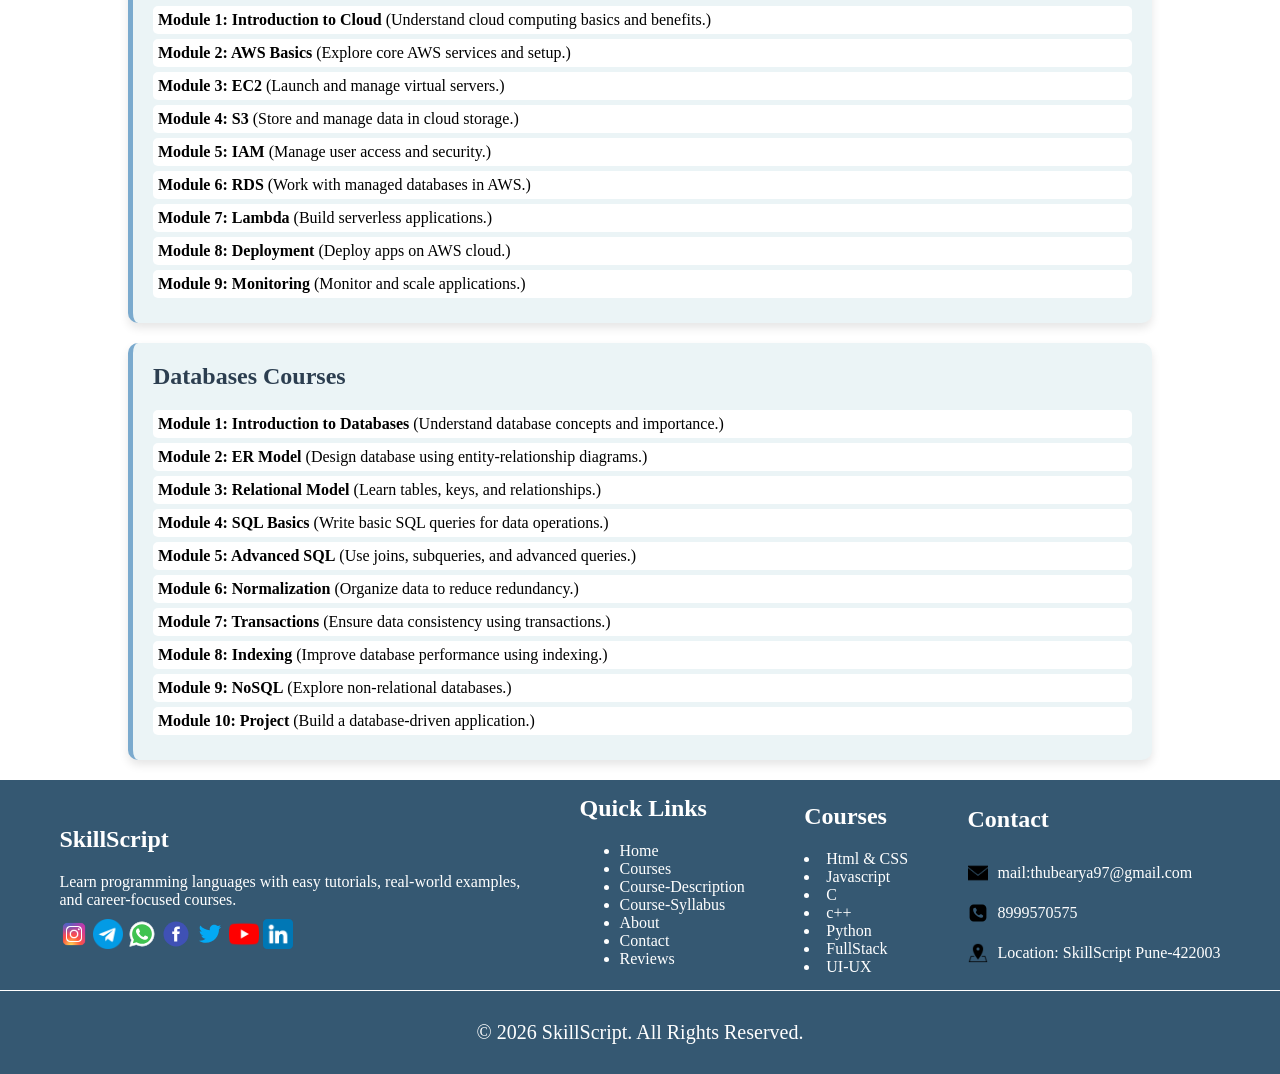
<file: html/course-syllabus.html>
<!DOCTYPE html>
<html lang="en">

<head>
    <meta charset="UTF-8">
    <meta name="viewport" content="width=device-width, initial-scale=1.0">
    <link rel="stylesheet" href="../css/course-syllabus.css">
    <link rel="stylesheet" href="../css/footer.css">
    <link rel="stylesheet" href="../css/nav.css">
    <title>Document</title>
</head>

<body>
    <!-- Nav Bar -->
    <div class="mian-container">
        <div class="img-container">
            <img src="../images/main-logo.jpg" alt="logo" class="main-class-logo">
            <h2>SkillScript</h2>
        </div>
        <input type="checkbox" id="menu-toggle" class="menu-toggle">
        <label for="menu-toggle" class="humburger">
            <img src="../images/humburger-menu.png" alt="menu">
        </label>
        <div class="nav-menu">
            <a href="../index.html" class="menu">Home</a>
            <a href="../html/courses.html" class="menu">Courses</a>
            <a href="../html/course-description.html" class="menu">Course-Description</a>
            <a href="../html/course-syllabus.html" class="menu">Course-Syllabus</a>
            <a href="../html/about.html" class="menu">About</a>
            <a href="../html/contact.html" class="menu">Contact</a>
            <a href="../html/reviews.html" class="menu">Reviews</a>
        </div>
        <div class="nav-menu">
            <a href="../html/login-page.html" class="menu">Login</a>
            <a href="../html/signup.html" class="menu">Signup</a>
        </div>
    </div>

    <!-- course syllabus part -->
    <div style="text-align: center;">
        <h3><b><i>Here's the detailed Syllabus of courses are given</i></b></h3>
    </div>
    <div class="course-syllabus-main-container">
        <div class="course">
            <h2>C Programming</h2>
            <div class="module"><b>Module 1: Introduction to C</b> (Learn the fundamentals of C programming, including
                syntax and structure. Understand how programs are compiled and executed.)</div>
            <div class="module"><b>Module 2: Operators and Expressions</b> (Explore different types of operators and how
                expressions are evaluated. Build logical and mathematical operations efficiently.)</div>
            <div class="module"><b>Module 3: Control Statements</b> (Learn conditional statements and loops to control
                program flow. Solve real-world problems using decision-making logic.)</div>
            <div class="module"><b>Module 4: Functions</b> (Understand how to create reusable blocks of code using
                functions. Improve code structure and modularity.)</div>
            <div class="module"><b>Module 5: Arrays</b> (Work with multiple data elements using arrays. Learn basic
                operations like traversal, sorting, and searching.)</div>
            <div class="module"><b>Module 6: Pointers</b> (Understand memory management and pointer concepts. Learn how
                to access and manipulate data efficiently.)</div>
            <div class="module"><b>Module 7: Strings</b> (Handle and manipulate text data using strings. Use built-in
                functions for real-world applications.)</div>
            <div class="module"><b>Module 8: Structures and Unions</b> (Store and manage complex data using structures
                and unions. Organize related data efficiently.)</div>
            <div class="module"><b>Module 9: File Handling</b> (Perform file operations such as reading and writing
                data. Build applications with permanent data storage.)</div>
            <div class="module"><b>Module 10: Preprocessor and Advanced Concepts</b> (Learn macros, header files, and
                advanced programming techniques. Enhance performance and flexibility of programs.)</div>
            <div class="module"><b>Module 11: Practical and Projects</b> (Apply all learned concepts in real-world
                scenarios. Build projects to strengthen practical skills.)</div>
        </div>
        <div class="course">
            <h2>C++ Programming</h2>
            <div class="module"><b>Module 1: Introduction to C++</b> (Understand C++ basics and its features. Set up
                environment and write your first program.)</div>
            <div class="module"><b>Module 2: OOP Concepts</b> (Learn object-oriented principles like encapsulation,
                inheritance, and abstraction. Build real-world models.)</div>
            <div class="module"><b>Module 3: Functions and Arrays</b> (Work with reusable functions and manage data
                using arrays. Improve coding efficiency.)</div>
            <div class="module"><b>Module 4: Pointers and Memory Management</b> (Understand pointers and dynamic memory
                allocation. Optimize program performance.)</div>
            <div class="module"><b>Module 5: Classes and Objects</b> (Create classes and objects to design structured
                programs. Represent real-life entities in code.)</div>
            <div class="module"><b>Module 6: Inheritance</b> (Reuse code efficiently using inheritance. Build
                hierarchical relationships in programs.)</div>
            <div class="module"><b>Module 7: Polymorphism</b> (Implement flexibility using function and operator
                overloading. Achieve dynamic behavior.)</div>
            <div class="module"><b>Module 8: File Handling</b> (Perform file input and output operations. Store and
                retrieve data effectively.)</div>
            <div class="module"><b>Module 9: Templates and STL</b> (Use templates for generic programming. Explore STL
                for efficient development.)</div>
            <div class="module"><b>Module 10: Exception Handling</b> (Handle runtime errors using exceptions. Build
                stable and reliable applications.)</div>
        </div>
        <div class="course">
            <h2>Java Programming</h2>
            <div class="module"><b>Module 1: Introduction to Java</b> (Learn Java basics and platform independence.
                Understand JVM, JDK, and execution flow.)</div>
            <div class="module"><b>Module 2: Data Types and Operators</b> (Work with variables, data types, and
                operators. Build logical expressions.)</div>
            <div class="module"><b>Module 3: Control Statements</b> (Use loops and conditions to control program flow.
                Solve problems efficiently.)</div>
            <div class="module"><b>Module 4: OOP Concepts</b> (Understand object-oriented principles. Design scalable
                applications.)</div>
            <div class="module"><b>Module 5: Classes and Objects</b> (Create and use classes and objects. Model
                real-world scenarios.)</div>
            <div class="module"><b>Module 6: Inheritance and Interfaces</b> (Implement code reuse and multiple
                behaviors. Build flexible programs.)</div>
            <div class="module"><b>Module 7: Exception Handling</b> (Handle runtime errors using try-catch blocks.
                Improve stability.)</div>
            <div class="module"><b>Module 8: Multithreading</b> (Execute multiple tasks simultaneously. Improve
                application performance.)</div>
            <div class="module"><b>Module 9: File Handling</b> (Perform file operations for data storage. Build
                data-driven applications.)</div>
            <div class="module"><b>Module 10: Collections Framework</b> (Use advanced data structures like List and Map.
                Manage data efficiently.)</div>

        </div>
        <div class="course">
            <h2>Advanced Java Programming</h2>
            <div class="module"><b>Module 1: JDBC</b> (Connect Java applications with databases. Perform CRUD
                operations.)</div>
            <div class="module"><b>Module 2: Servlets</b> (Build dynamic web applications using server-side
                programming.)</div>
            <div class="module"><b>Module 3: JSP</b> (Design interactive web pages using Java Server Pages.)</div>
            <div class="module"><b>Module 4: Session Management</b> (Manage user sessions and maintain state in web
                apps.)</div>
            <div class="module"><b>Module 5: MVC Architecture</b> (Understand Model-View-Controller pattern. Build
                scalable applications.)</div>
            <div class="module"><b>Module 6: Hibernate Basics</b> (Learn ORM concepts using Hibernate. Simplify database
                operations.)</div>
            <div class="module"><b>Module 7: Spring Framework</b> (Build enterprise-level applications using Spring.)
            </div>
            <div class="module"><b>Module 8: REST API Development</b> (Create RESTful services for modern applications.)
            </div>
            <div class="module"><b>Module 9: Project Development</b> (Apply all concepts to build a real-world project.)
            </div>
        </div>
        <div class="course">
            <h2>Python Programming</h2>
            <div class="module"><b>Module 1: Introduction to Python</b> (Learn Python basics and setup environment.
                Write simple programs.)</div>
            <div class="module"><b>Module 2: Data Types and Variables</b> (Understand variables and data types. Perform
                basic operations.)</div>
            <div class="module"><b>Module 3: Control Statements</b> (Use loops and conditions for program flow. Solve
                problems effectively.)</div>
            <div class="module"><b>Module 4: Functions and Modules</b> (Organize code using functions and modules.
                Improve reusability.)</div>
            <div class="module"><b>Module 5: Data Structures</b> (Work with lists, tuples, sets, and dictionaries.
                Manage data efficiently.)</div>
            <div class="module"><b>Module 6: File Handling</b> (Read and write files in Python. Build data-based
                applications.)</div>
            <div class="module"><b>Module 7: OOP in Python</b> (Apply object-oriented concepts. Build structured
                programs.)</div>
            <div class="module"><b>Module 8: Exception Handling</b> (Handle errors using try-except blocks. Improve
                reliability.)</div>
            <div class="module"><b>Module 9: Libraries</b> (Use NumPy and Pandas for data processing. Work on real
                datasets.)</div>
            <div class="module"><b>Module 10: Mini Project</b> (Build a practical project using learned concepts.)</div>
        </div>
        <div class="course">
            <h2>Html & CSS</h2>
            <div class="module"><b>Module 1: HTML Basics</b> (Learn structure of web pages using HTML. Create basic
                layouts.)</div>
            <div class="module"><b>Module 2: Forms and Tables</b> (Create forms for user input and tables for data
                display.)</div>
            <div class="module"><b>Module 3: CSS Basics</b> (Style web pages using CSS. Improve visual appearance.)
            </div>
            <div class="module"><b>Module 4: Layouts</b> (Design layouts using Flexbox and Grid systems.)</div>
            <div class="module"><b>Module 5: Responsive Design</b> (Make websites mobile-friendly using media queries.)
            </div>
            <div class="module"><b>Module 6: Animations and Effects</b> (Add transitions and animations for better UI.)
            </div>
            <div class="module"><b>Module 7: Website Project</b> (Build a complete responsive website.)</div>
        </div>
        <div class="course">
            <h2>Full Stack Development</h2>
            <div class="module"><b>Module 1: Frontend Basics</b> (Learn HTML, CSS, and JavaScript fundamentals. Build UI
                components.)</div>
            <div class="module"><b>Module 2: Advanced JavaScript</b> (Master ES6+ features and asynchronous
                programming.)</div>
            <div class="module"><b>Module 3: Frontend Framework</b> (Build modern UI using React framework.)</div>
            <div class="module"><b>Module 4: Backend</b> (Develop server-side applications using Node.js.)</div>
            <div class="module"><b>Module 5: Database Integration</b> (Connect backend with databases. Manage data
                storage.)</div>
            <div class="module"><b>Module 6: REST APIs</b> (Create and consume APIs for communication.)</div>
            <div class="module"><b>Module 7: Authentication and Security</b> (Implement login systems and secure apps.)
            </div>
            <div class="module"><b>Module 8: Deployment</b> (Deploy applications to live servers.)</div>
            <div class="module"><b>Module 9: Full Project</b> (Build a complete full stack application.)</div>
        </div>
        <div class="course">
            <h2>Aws Course</h2>
            <div class="module"><b>Module 1: Introduction to Cloud</b> (Understand cloud computing basics and benefits.)
            </div>
            <div class="module"><b>Module 2: AWS Basics</b> (Explore core AWS services and setup.)</div>
            <div class="module"><b>Module 3: EC2</b> (Launch and manage virtual servers.)</div>
            <div class="module"><b>Module 4: S3</b> (Store and manage data in cloud storage.)</div>
            <div class="module"><b>Module 5: IAM</b> (Manage user access and security.)</div>
            <div class="module"><b>Module 6: RDS</b> (Work with managed databases in AWS.)</div>
            <div class="module"><b>Module 7: Lambda</b> (Build serverless applications.)</div>
            <div class="module"><b>Module 8: Deployment</b> (Deploy apps on AWS cloud.)</div>
            <div class="module"><b>Module 9: Monitoring</b> (Monitor and scale applications.)</div>
        </div>
        <div class="course">
            <h2>Databases Courses</h2>
            <div class="module"><b>Module 1: Introduction to Databases</b> (Understand database concepts and
                importance.)</div>
            <div class="module"><b>Module 2: ER Model</b> (Design database using entity-relationship diagrams.)</div>
            <div class="module"><b>Module 3: Relational Model</b> (Learn tables, keys, and relationships.)</div>
            <div class="module"><b>Module 4: SQL Basics</b> (Write basic SQL queries for data operations.)</div>
            <div class="module"><b>Module 5: Advanced SQL</b> (Use joins, subqueries, and advanced queries.)</div>
            <div class="module"><b>Module 6: Normalization</b> (Organize data to reduce redundancy.)</div>
            <div class="module"><b>Module 7: Transactions</b> (Ensure data consistency using transactions.)</div>
            <div class="module"><b>Module 8: Indexing</b> (Improve database performance using indexing.)</div>
            <div class="module"><b>Module 9: NoSQL</b> (Explore non-relational databases.)</div>
            <div class="module"><b>Module 10: Project</b> (Build a database-driven application.)</div>
        </div>
    </div>
    <!-- footer part -->
    <div class="footer-container">
        <div class="footer-main-container">

            <div class="footer-box">
                <h2>SkillScript</h2>
                <p>Learn programming languages with easy tutorials, real-world examples,
                    <br>and career-focused courses.
                </p>
                <a href="https://www.instagram.com/" target="_blank"><img src="../images/instagram-icon.png" alt="insta"
                        class="logo-img1"></a>
                <a href="https://telegram.org/" target="_blank"><img src="../images/telegram-logo.png" alt="telegram"
                        class="logo-img1"></a>
                <a href="https://www.whatsapp.com/" target="_blank"><img src="../images/whatsapp-icon.svg"
                        alt="whatsapp" class="logo-img1"></a>
                <a href="https://www.facebook.com/" target="_blank"><img src="../images/facebook-icon.svg"
                        alt="facebook" class="logo-img1"></a>
                <a href="https://www.twitter.com/" target="_blank"><img src="../images/twitter-icon.svg" alt="twitter"
                        class="logo-img1"></a>
                <a href="https://www.youtube.com/" target="_blank"><img src="../images/youtube-logo.png" alt="youtube"
                        class="logo-img1"></a>
                <a href="https://www.linkedin.com/" target="_blank"><img src="../images/linkedin-logo.png"
                        alt="linkedin" class="logo-img1"></a>
            </div>
            <div class="footer-box">
                <h2>Quick Links</h2>
                <ul>
                    <li><a href="../index.html">Home</a></li>
                    <li><a href="../html/courses.html">Courses</a></li>
                    <li><a href="../html/course-description.html">Course-Description</a></li>
                    <li><a href="../html/course-syllabus.html">Course-Syllabus</a></li>
                    <li><a href="../html/about.html">About</a></li>
                    <li><a href="../html/contact.html">Contact</a></li>
                    <li><a href="../html/reviews.html">Reviews</a></li>
                </ul>
            </div>
            <div class="footer-box">
                <h2>Courses</h2>
                <li>Html & CSS</li>
                <li>Javascript</li>
                <li>C</li>
                <li>c++</li>
                <li>Python</li>
                <li>FullStack</li>
                <li>UI-UX</li>
            </div>
            <div class="footer-box">
                <h2>Contact</h2>
                <div class="contact-item">
                    <img src="../images/email-icon.png" alt="email" class="logo-img">
                    <a href="mailto:thubearya97@gmail.com">mail:thubearya97@gmail.com </a>
                </div>
                <div class="contact-item">
                    <img src="../images/phone-icon.svg" alt="phone" class="logo-img">
                    <a href="tel:1234567897"> 8999570575 </a>
                </div>
                <div class="contact-item">
                    <img src="../images/address-icon.png" alt="address" class="logo-img">
                    <p>Location: SkillScript Pune-422003</p>
                </div>
            </div>
        </div>
    </div>
    <div class="footer-bottom">
        <p>© 2026 SkillScript. All Rights Reserved.</p>
    </div>
    </div>
</body>

</html>
</file>
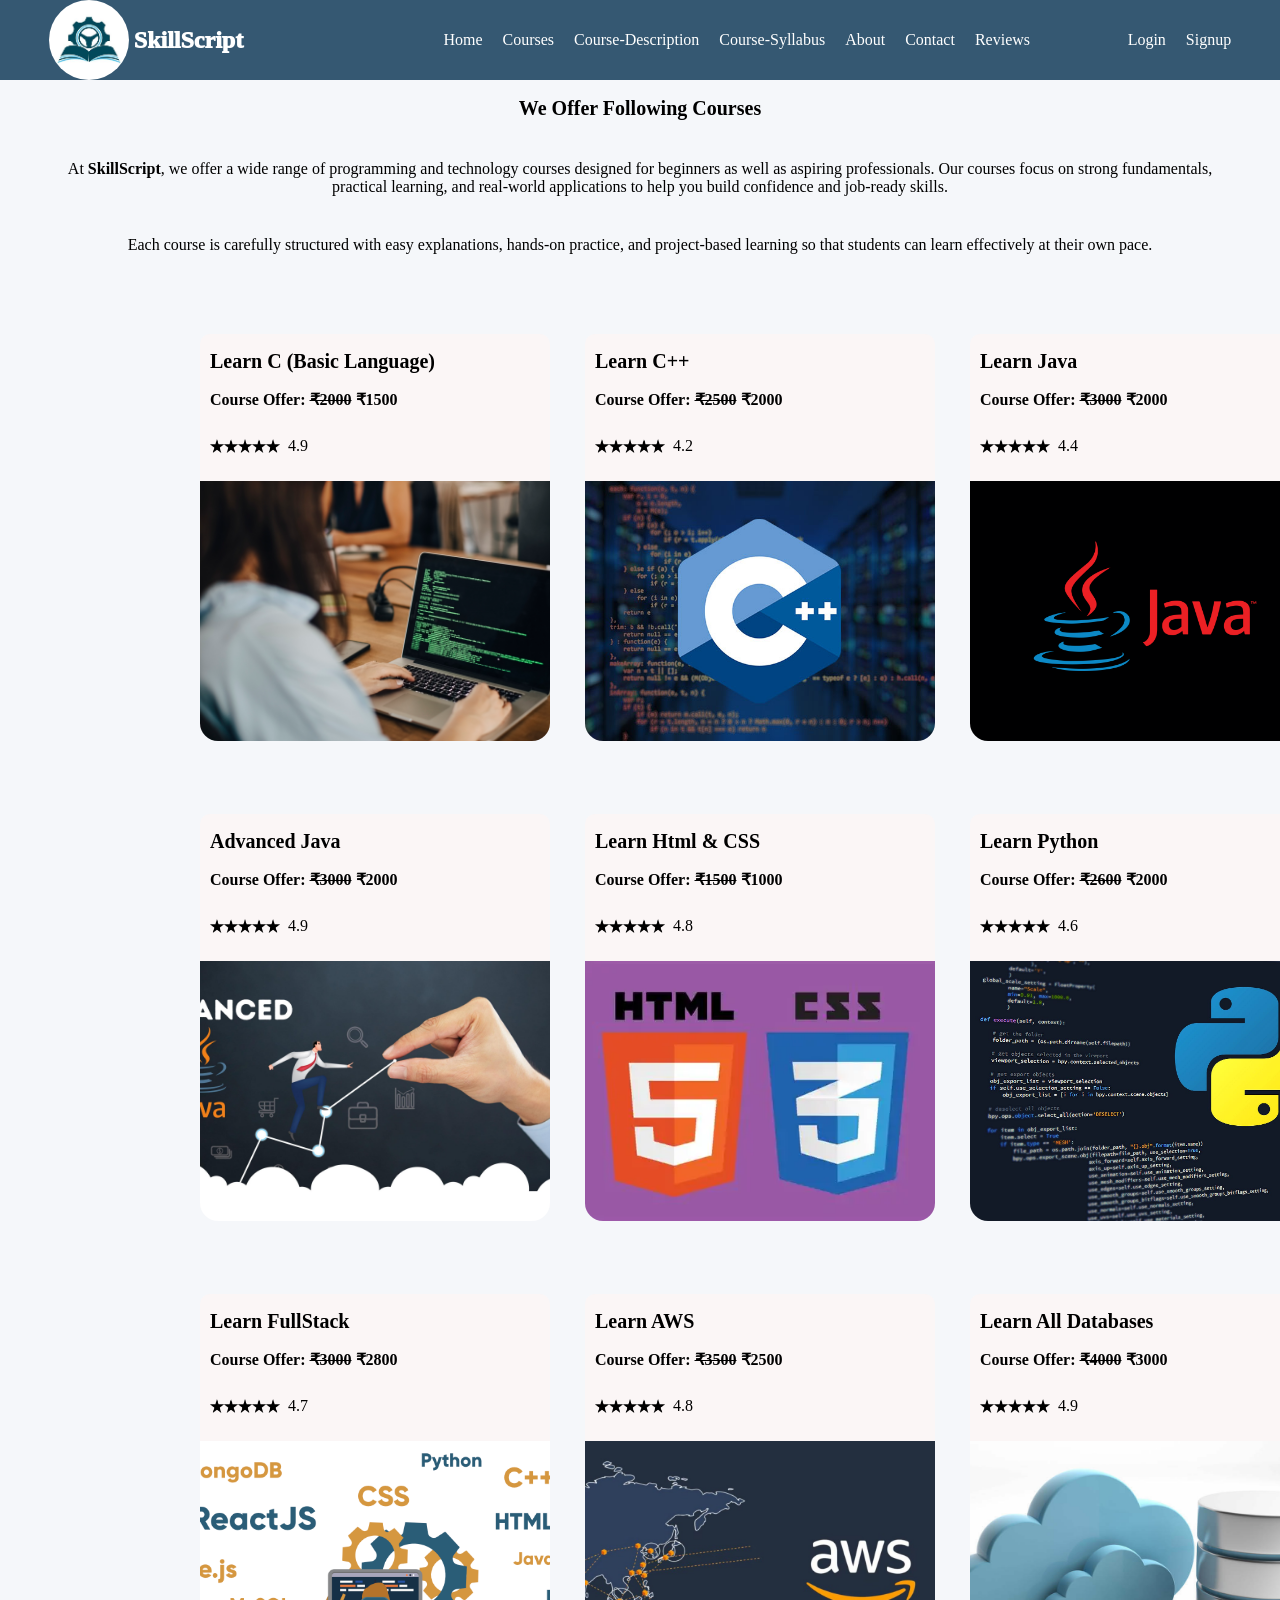
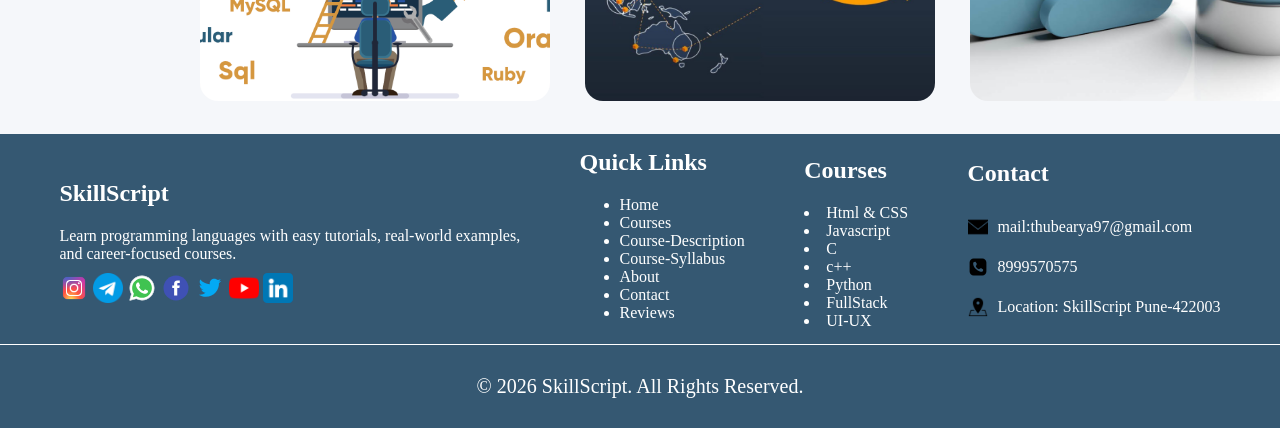
<file: html/courses.html>
<!DOCTYPE html>
<html lang="en">

<head>
    <meta charset="UTF-8">
    <meta name="viewport" content="width=device-width, initial-scale=1.0">
    <link rel="stylesheet" href="../css/nav.css">
    <link rel="stylesheet" href="../css/footer.css">
    <link rel="stylesheet" href="../css/courses.css">
    <title>Document</title>
</head>

<body>
    <!-- Nav Bar -->
    <div class="mian-container">
        <div class="img-container">
            <img src="../images/main-logo.jpg" alt="logo" class="main-class-logo">
            <h2>SkillScript</h2>
        </div>
        <input type="checkbox" id="menu-toggle" class="menu-toggle">
        <label for="menu-toggle" class="humburger">
            <img src="../images/humburger-menu.png" alt="menu">
        </label>
        <div class="nav-menu">
            <a href="../index.html" class="menu">Home</a>
            <a href="../html/courses.html" class="menu">Courses</a>
            <a href="../html/course-description.html" class="menu">Course-Description</a>
            <a href="../html/course-syllabus.html" class="menu">Course-Syllabus</a>
            <a href="../html/about.html" class="menu">About</a>
            <a href="../html/contact.html" class="menu">Contact</a>
            <a href="../html/reviews.html" class="menu">Reviews</a>
        </div>
        <div class="nav-menu">
            <a href="../html/login-page.html" class="menu">Login</a>
            <a href="../html/signup.html" class="menu">Signup</a>
        </div>
    </div>

    <!-- courses -->
    <div class="course">
        <h2>We Offer Following Courses</h2>
        <p>At <b>SkillScript</b>, we offer a wide range of programming and technology
            courses designed for beginners as well as aspiring professionals.
            Our courses focus on strong fundamentals, practical learning,
            and real-world applications to help you build confidence and
            job-ready skills.</p>
        <p>
            Each course is carefully structured with easy explanations,
            hands-on practice, and project-based learning so that students
            can learn effectively at their own pace.
        </p>
    </div>

    <!-- course card -->
    <div class="course-main-container">

        <div class="course-card">
            <a href="../html/course-description.html">
                <h2 class="course-name">Learn C (Basic Language)</h2>
                <b class="offer-container">Course Offer: <del>₹2000</del> ₹1500</b>
                <div class="rating-card-course">
                    <img src="../images/stars.png" alt="star-rating" style="height: 70px;"><span>4.9</span>
                </div>
                <img src="../images/c.jpg" alt="c-lang" class="course-image">
            </a>
        </div>
        <div class="course-card">
            <a href="../html/course-description.html">
                <h2 class="course-name">Learn C++</h2>
                <b class="offer-container">Course Offer: <del>₹2500</del> ₹2000</b>
                <div class="rating-card-course">
                    <img src="../images/stars.png" alt="star-rating" style="height: 70px;"><span>4.2</span>
                </div>
                <img src="../images/c++.jpg" alt="c++" class="course-image">
            </a>
        </div>
        <div class="course-card">
            <a href="../html/course-description.html">
                <h2 class="course-name">Learn Java</h2>
                <b class="offer-container">Course Offer: <del>₹3000</del> ₹2000</b>
                <div class="rating-card-course">
                    <img src="../images/stars.png" alt="star-rating" style="height: 70px;"><span>4.4</span>
                </div>
                <img src="../images/java-image.png" alt="java" class="course-image">
            </a>
        </div>
    </div>
    <div class="course-main-container">
        <div class="course-card">
            <a href="../html/course-description.html">
                <h2 class="course-name">Advanced Java</h2>
                <b class="offer-container">Course Offer: <del>₹3000</del> ₹2000</b>
                <div class="rating-card-course">
                    <img src="../images/stars.png" alt="star-rating" style="height: 70px;"><span>4.9</span>
                </div>
                <img src="../images/advance-java.jpg" alt="c-lang" class="course-image">
            </a>
        </div>
        <div class="course-card">
            <a href="../html/course-description.html">
                <h2 class="course-name">Learn Html & CSS</h2>
                <b class="offer-container">Course Offer: <del>₹1500</del> ₹1000</b>
                <div class="rating-card-course">
                    <img src="../images/stars.png" alt="star-rating" style="height: 70px;"><span>4.8</span>
                </div>
                <img src="../images/html-css.jpg" alt="c++" class="course-image">
            </a>
        </div>
        <div class="course-card">
            <a href="../html/course-description.html">
                <h2 class="course-name">Learn Python</h2>
                <b class="offer-container">Course Offer: <del>₹2600</del> ₹2000</b>
                <div class="rating-card-course">
                    <img src="../images/stars.png" alt="star-rating" style="height: 70px;"><span>4.6</span>
                </div>
                <img src="../images/python.jpg" alt="java" class="course-image">
            </a>
        </div>
    </div>
    <div class="course-main-container">
        <div class="course-card">
            <a href="../html/course-description.html">
                <h2 class="course-name">Learn FullStack</h2>
                <b class="offer-container">Course Offer: <del>₹3000</del> ₹2800</b>
                <div class="rating-card-course">
                    <img src="../images/stars.png" alt="star-rating" style="height: 70px;"><span>4.7</span>
                </div>
                <img src="../images/fullstack.jpg" alt="c-lang" class="course-image">
            </a>
        </div>
        <div class="course-card">
            <a href="../html/course-description.html">
                <h2 class="course-name">Learn AWS</h2>
                <b class="offer-container">Course Offer: <del>₹3500</del> ₹2500</b>
                <div class="rating-card-course">
                    <img src="../images/stars.png" alt="star-rating" style="height: 70px;"><span>4.8</span>
                </div>
                <img src="../images/aws-image.jpg" alt="c++" class="course-image">
            </a>
        </div>
        <div class="course-card">
            <a href="../html/course-description.html">
                <h2 class="course-name">Learn All Databases</h2>
                <b class="offer-container">Course Offer: <del>₹4000</del> ₹3000</b>
                <div class="rating-card-course">
                    <img src="../images/stars.png" alt="star-rating" style="height: 70px;"><span>4.9</span>
                </div>
                <img src="../images/database-image.jpg" alt="java" class="course-image">
            </a>
        </div>
    </div>

    <!-- footer -->
    <div class="footer-container">
        <div class="footer-main-container">
            <div class="footer-box">
                <h2>SkillScript</h2>
                <p>Learn programming languages with easy tutorials, real-world examples,
                    <br>and career-focused courses.
                </p>
                <a href="https://www.instagram.com/" target="_blank"><img src="../images/instagram-icon.png" alt="insta"
                        class="logo-img1"></a>
                <a href="https://telegram.org/" target="_blank"><img src="../images/telegram-logo.png" alt="telegram"
                        class="logo-img1"></a>
                <a href="https://www.whatsapp.com/" target="_blank"><img src="../images/whatsapp-icon.svg"
                        alt="whatsapp" class="logo-img1"></a>
                <a href="https://www.facebook.com/" target="_blank"><img src="../images/facebook-icon.svg"
                        alt="facebook" class="logo-img1"></a>
                <a href="https://www.twitter.com/" target="_blank"><img src="../images/twitter-icon.svg" alt="twitter"
                        class="logo-img1"></a>
                <a href="https://www.youtube.com/" target="_blank"><img src="../images/youtube-logo.png" alt="youtube"
                        class="logo-img1"></a>
                <a href="https://www.linkedin.com/" target="_blank"><img src="../images/linkedin-logo.png"
                        alt="linkedin" class="logo-img1"></a>
            </div>
            <div class="footer-box">
                <h2>Quick Links</h2>
                <ul>
                    <li><a href="../index.html">Home</a></li>
                    <li><a href="../html/courses.html">Courses</a></li>
                    <li><a href="../html/course-description.html">Course-Description</a></li>
                    <li><a href="../html/course-syllabus.html">Course-Syllabus</a></li>
                    <li><a href="../html/about.html">About</a></li>
                    <li><a href="../html/contact.html">Contact</a></li>
                    <li><a href="../html/reviews.html">Reviews</a></li>
                </ul>
            </div>
            <div class="footer-box">
                <h2>Courses</h2>
                <li>Html & CSS</li>
                <li>Javascript</li>
                <li>C</li>
                <li>c++</li>
                <li>Python</li>
                <li>FullStack</li>
                <li>UI-UX</li>
            </div>
            <div class="footer-box">
                <h2>Contact</h2>
                <div class="contact-item">
                    <img src="../images/email-icon.png" alt="email" class="logo-img">
                    <a href="mailto:thubearya97@gmail.com">mail:thubearya97@gmail.com </a>
                </div>
                <div class="contact-item">
                    <img src="../images/phone-icon.svg" alt="phone" class="logo-img">
                    <a href="tel:1234567897"> 8999570575 </a>
                </div>
                <div class="contact-item">
                    <img src="../images/address-icon.png" alt="address" class="logo-img">
                    <p>Location: SkillScript Pune-422003</p>
                </div>
            </div>
        </div>
        <div class="footer-bottom">
            <p>© 2026 SkillScript. All Rights Reserved.</p>
        </div>
    </div>
</body>

</html>
</file>
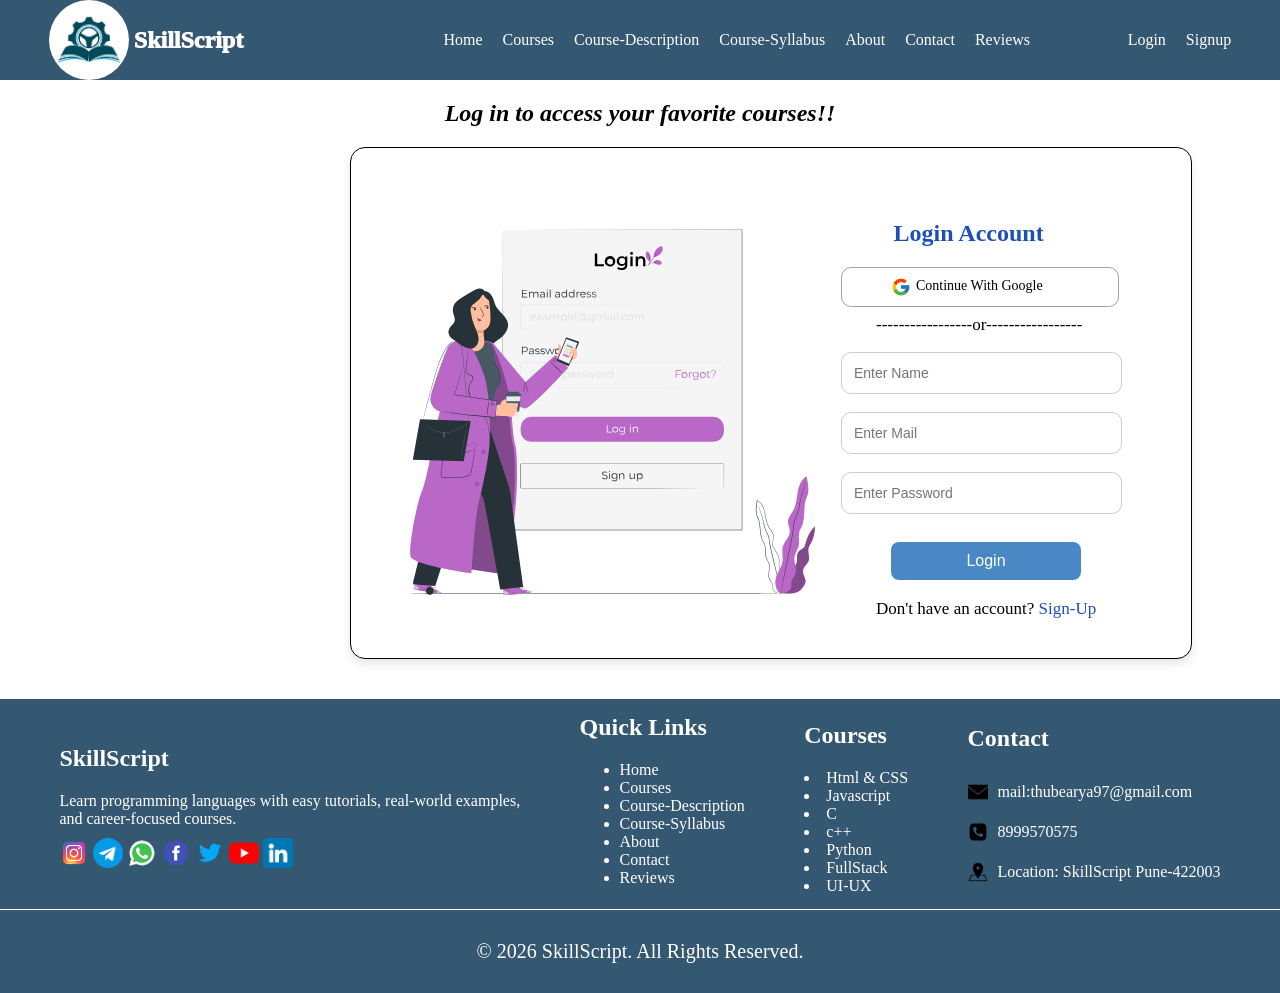
<file: html/login-page.html>
<!DOCTYPE html>
<html lang="en">

<head>
    <meta charset="UTF-8">
    <meta name="viewport" content="width=device-width, initial-scale=1.0">
    <link rel="stylesheet" href="../css/nav.css">
    <link rel="stylesheet" href="../css/footer.css">
    <link rel="stylesheet" href="../css/login.css">
    <link rel="stylesheet" href="../css/signup.css">
    <title>Document</title>
</head>

<body>
    <!-- Nav Bar -->
    <div class="mian-container">
        <div class="img-container">
            <img src="../images/main-logo.jpg" alt="logo" class="main-class-logo">
            <h2>SkillScript</h2>
        </div>
        <input type="checkbox" id="menu-toggle" class="menu-toggle">
        <label for="menu-toggle" class="humburger">
            <img src="../images/humburger-menu.png" alt="menu">
        </label>
        <div class="nav-menu">
            <a href="../index.html" class="menu">Home</a>
            <a href="../html/courses.html" class="menu">Courses</a>
            <a href="../html/course-description.html" class="menu">Course-Description</a>
            <a href="../html/course-syllabus.html" class="menu">Course-Syllabus</a>
            <a href="../html/about.html" class="menu">About</a>
            <a href="../html/contact.html" class="menu">Contact</a>
            <a href="../html/reviews.html" class="menu">Reviews</a>
        </div>
        <div class="nav-menu">
            <a href="../html/login-page.html" class="menu">Login</a>
            <a href="../html/signup.html" class="menu">Signup</a>
        </div>
    </div>

    <!-- login Form -->
    <h2 style="text-align: center;"><i>Log in to access your favorite courses!!</i></h2>
    <div class="login-page-main-container">
        <img src="../images/login-page-image.svg" alt="login-page" class="img1">
        <form class="login-form">
            <h2>Login Account</h2>
            <div class="Continue-with-google-container">
                <img src="../images/google-icon.svg" alt="google">
                <p>Continue With Google</p>
            </div>
            <p>-----------------or-----------------</p>
            <input type="text" placeholder="Enter Name" required><br><br>
            <input type="email" placeholder="Enter Mail" required><br><br>
            <input type="password" placeholder="Enter Password" required><br><br>
            <button type="submit">Login</button><br><br>
            <p>Don't have an account? <a href="../html/signup.html">Sign-Up</a></p>
        </form>
    </div>

    <!-- footer code -->
    <div class="footer-container">
        <div class="footer-main-container">
            <div class="footer-box">
                <h2>SkillScript</h2>
                <p>Learn programming languages with easy tutorials, real-world examples,
                    <br>and career-focused courses.
                </p>
                <a href="https://www.instagram.com/" target="_blank"><img src="../images/instagram-icon.png" alt="insta"
                        class="logo-img1"></a>
                <a href="https://telegram.org/" target="_blank"><img src="../images/telegram-logo.png" alt="telegram"
                        class="logo-img1"></a>
                <a href="https://www.whatsapp.com/" target="_blank"><img src="../images/whatsapp-icon.svg"
                        alt="whatsapp" class="logo-img1"></a>
                <a href="https://www.facebook.com/" target="_blank"><img src="../images/facebook-icon.svg"
                        alt="facebook" class="logo-img1"></a>
                <a href="https://www.twitter.com/" target="_blank"><img src="../images/twitter-icon.svg" alt="twitter"
                        class="logo-img1"></a>
                <a href="https://www.youtube.com/" target="_blank"><img src="../images/youtube-logo.png" alt="youtube"
                        class="logo-img1"></a>
                <a href="https://www.linkedin.com/" target="_blank"><img src="../images/linkedin-logo.png"
                        alt="linkedin" class="logo-img1"></a>
            </div>
            <div class="footer-box">
                <h2>Quick Links</h2>
                <ul>
                    <li><a href="../index.html">Home</a></li>
                    <li><a href="../html/courses.html">Courses</a></li>
                    <li><a href="../html/course-description.html">Course-Description</a></li>
                    <li><a href="../html/course-syllabus.html">Course-Syllabus</a></li>
                    <li><a href="../html/about.html">About</a></li>
                    <li><a href="../html/contact.html">Contact</a></li>
                    <li><a href="../html/reviews.html">Reviews</a></li>
                </ul>
            </div>
            <div class="footer-box">
                <h2>Courses</h2>
                <li>Html & CSS</li>
                <li>Javascript</li>
                <li>C</li>
                <li>c++</li>
                <li>Python</li>
                <li>FullStack</li>
                <li>UI-UX</li>
            </div>
            <div class="footer-box">
                <h2>Contact</h2>
                <div class="contact-item">
                    <img src="../images/email-icon.png" alt="email" class="logo-img">
                    <a href="mailto:thubearya97@gmail.com">mail:thubearya97@gmail.com </a>
                </div>
                <div class="contact-item">
                    <img src="../images/phone-icon.svg" alt="phone" class="logo-img">
                    <a href="tel:1234567897"> 8999570575 </a>
                </div>
                <div class="contact-item">
                    <img src="../images/address-icon.png" alt="address" class="logo-img">
                    <p>Location: SkillScript Pune-422003</p>
                </div>
            </div>
        </div>
        <div class="footer-bottom">
            <p>© 2026 SkillScript. All Rights Reserved.</p>
        </div>
    </div>
</body>

</html>
</file>
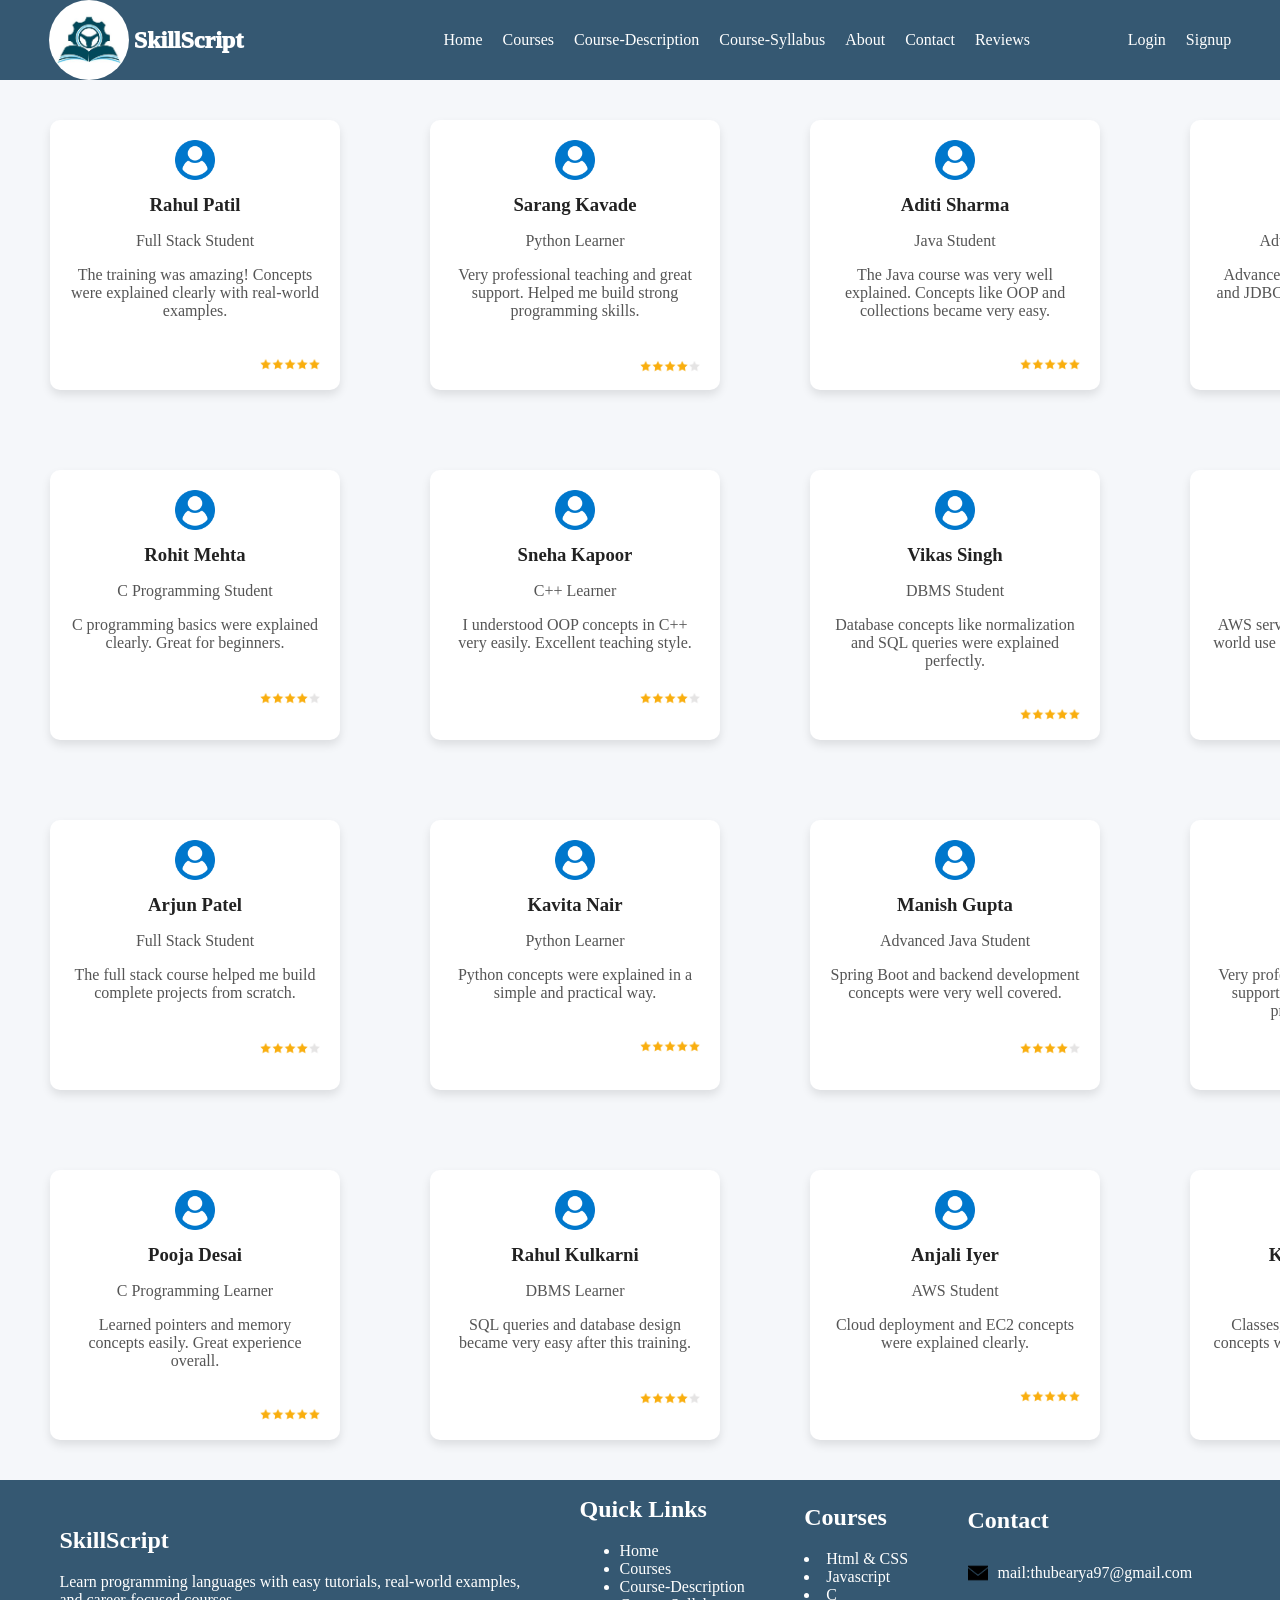
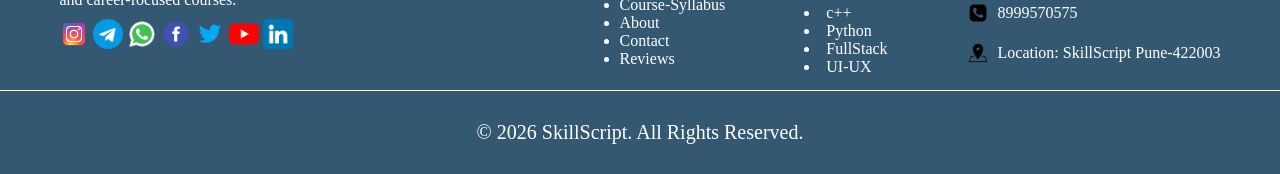
<file: html/reviews.html>
<!DOCTYPE html>
<html lang="en">

<head>
    <meta charset="UTF-8">
    <meta name="viewport" content="width=device-width, initial-scale=1.0">
    <link rel="stylesheet" href="../css/nav.css">
    <link rel="stylesheet" href="../css/footer.css">
    <link rel="stylesheet" href="../css/reviews.css">
    <link rel="stylesheet" href="../css/about.css">
    <title>Document</title>
</head>

<body>
    <!-- navbar -->
    <div class="mian-container">
        <div class="img-container">
            <img src="../images/main-logo.jpg" alt="logo" class="main-class-logo">
            <h2>SkillScript</h2>
        </div>
        <input type="checkbox" id="menu-toggle" class="menu-toggle">
        <label for="menu-toggle" class="humburger">
            <img src="../images/humburger-menu.png" alt="menu">
        </label>
        <div class="nav-menu">
            <a href="../index.html" class="menu">Home</a>
            <a href="../html/courses.html" class="menu">Courses</a>
            <a href="../html/course-description.html" class="menu">Course-Description</a>
            <a href="../html/course-syllabus.html" class="menu">Course-Syllabus</a>
            <a href="../html/about.html" class="menu">About</a>
            <a href="../html/contact.html" class="menu">Contact</a>
            <a href="../html/reviews.html" class="menu">Reviews</a>
        </div>
        <div class="nav-menu">
            <a href="../html/login-page.html" class="menu">Login</a>
            <a href="../html/signup.html" class="menu">Signup</a>
        </div>
    </div>

    <!-- reviews cards -->
    <div class="reviews-main-container">
        <div class="cards-reviews">
            <img src="../images/review-user.png" alt="user">
            <h3>Rahul Patil</h3>
            <p class="role">Full Stack Student</p>
            <p>The training was amazing! Concepts were explained clearly with real-world examples.</p>
            <div class="rating">
                <img src="../images/reviews-rating-img1.png" alt="rating">
            </div>
        </div>
        <div class="cards-reviews">
            <img src="../images/review-user.png" alt="user">
            <h3>Sarang Kavade</h3>
            <p class="role">Python Learner</p>
            <p>Very professional teaching and great support. Helped me build strong programming skills.</p>
            <div class="rating">
                <img src="../images/reviews-rating-img2.png" alt="rating">
            </div>
        </div>
        <div class="cards-reviews">
            <img src="../images/review-user.png" alt="user">
            <h3>Aditi Sharma</h3>
            <p class="role">Java Student</p>
            <p>The Java course was very well explained. Concepts like OOP and collections became very easy.</p>
            <div class="rating">
                <img src="../images/reviews-rating-img1.png" alt="rating">
            </div>
        </div>
        <div class="cards-reviews">
            <img src="../images/review-user.png" alt="user">
            <h3>Priya khule</h3>
            <p class="role">Advanced Java Learner</p>
            <p>Advanced Java topics like Servlets and JDBC were taught with practical examples.</p>
            <div class="rating">
                <img src="../images/reviews-rating-img1.png" alt="rating">
            </div>
        </div>
    </div>
    <div class="reviews-main-container">
        <div class="cards-reviews">
            <img src="../images/review-user.png" alt="user">
            <h3>Rohit Mehta</h3>
            <p class="role">C Programming Student</p>
            <p>C programming basics were explained clearly. Great for beginners.</p>
            <div class="rating">
                <img src="../images/reviews-rating-img2.png" alt="rating">
            </div>
        </div>
        <div class="cards-reviews">
            <img src="../images/review-user.png" alt="user">
            <h3>Sneha Kapoor</h3>
            <p class="role">C++ Learner</p>
            <p>I understood OOP concepts in C++ very easily. Excellent teaching style.</p>
            <div class="rating">
                <img src="../images/reviews-rating-img2.png" alt="rating">
            </div>
        </div>
        <div class="cards-reviews">
            <img src="../images/review-user.png" alt="user">
            <h3>Vikas Singh</h3>
            <p class="role">DBMS Student</p>
            <p>Database concepts like normalization and SQL queries were explained perfectly.</p>
            <div class="rating">
                <img src="../images/reviews-rating-img1.png" alt="rating">
            </div>
        </div>
        <div class="cards-reviews">
            <img src="../images/review-user.png" alt="user">
            <h3>Neha Joshi</h3>
            <p class="role">AWS Learner</p>
            <p>AWS services were taught with real-world use cases. Very useful for cloud beginners.</p>
            <div class="rating">
                <img src="../images/reviews-rating-img1.png" alt="rating">
            </div>
        </div>
    </div>
    <div class="reviews-main-container">
        <div class="cards-reviews">
            <img src="../images/review-user.png" alt="user">
            <h3>Arjun Patel</h3>
            <p class="role">Full Stack Student</p>
            <p>The full stack course helped me build complete projects from scratch.</p>
            <div class="rating">
                <img src="../images/reviews-rating-img2.png" alt="rating">
            </div>
        </div>
        <div class="cards-reviews">
            <img src="../images/review-user.png" alt="user">
            <h3>Kavita Nair</h3>
            <p class="role">Python Learner</p>
            <p>Python concepts were explained in a simple and practical way.</p>
            <div class="rating">
                <img src="../images/reviews-rating-img1.png" alt="rating">
            </div>
        </div>
        <div class="cards-reviews">
            <img src="../images/review-user.png" alt="user">
            <h3>Manish Gupta</h3>
            <p class="role">Advanced Java Student</p>
            <p>Spring Boot and backend development concepts were very well covered.</p>
            <div class="rating">
                <img src="../images/reviews-rating-img2.png" alt="rating">
            </div>
        </div>
        <div class="cards-reviews">
            <img src="../images/review-user.png" alt="user">
            <h3>Rahul Patil</h3>
            <p class="role">Python Learner</p>
            <p>Very professional teaching and great support. Helped me build strong programming skills.</p>
            <div class="rating">
                <img src="../images/reviews-rating-img1.png" alt="rating">
            </div>
        </div>
    </div>
    <div class="reviews-main-container">
        <div class="cards-reviews">
            <img src="../images/review-user.png" alt="user">
            <h3>Pooja Desai</h3>
            <p class="role">C Programming Learner</p>
            <p>Learned pointers and memory concepts easily. Great experience overall.</p>

            <div class="rating">
                <img src="../images/reviews-rating-img1.png" alt="rating">
            </div>
        </div>
        <div class="cards-reviews">
            <img src="../images/review-user.png" alt="user">
            <h3>Rahul Kulkarni</h3>
            <p class="role">DBMS Learner</p>
            <p>SQL queries and database design became very easy after this training.</p>
            <div class="rating">
                <img src="../images/reviews-rating-img2.png" alt="rating">
            </div>
        </div>
        <div class="cards-reviews">
            <img src="../images/review-user.png" alt="user">

            <h3>Anjali Iyer</h3>
            <p class="role">AWS Student</p>
            <p>Cloud deployment and EC2 concepts were explained clearly.</p>
            <div class="rating">
                <img src="../images/reviews-rating-img1.png" alt="rating">
            </div>
        </div>
        <div class="cards-reviews">
            <img src="../images/review-user.png" alt="user">

            <h3>Karan Malhotra</h3>
            <p class="role">C++ Student</p>
            <p>Classes, objects, and inheritance concepts were taught in a simple way.</p>
            <div class="rating">
                <img src="../images/reviews-rating-img2.png" alt="rating">
            </div>
        </div>
    </div>

    <!-- footer part -->
    <div class="footer-container">
        <div class="footer-main-container">
            <div class="footer-box">
                <h2>SkillScript</h2>
                <p>Learn programming languages with easy tutorials, real-world examples,
                    <br>and career-focused courses.
                </p>
                <a href="https://www.instagram.com/" target="_blank"><img src="../images/instagram-icon.png" alt="insta"
                        class="logo-img1"></a>
                <a href="https://telegram.org/" target="_blank"><img src="../images/telegram-logo.png" alt="telegram"
                        class="logo-img1"></a>
                <a href="https://www.whatsapp.com/" target="_blank"><img src="../images/whatsapp-icon.svg"
                        alt="whatsapp" class="logo-img1"></a>
                <a href="https://www.facebook.com/" target="_blank"><img src="../images/facebook-icon.svg"
                        alt="facebook" class="logo-img1"></a>
                <a href="https://www.twitter.com/" target="_blank"><img src="../images/twitter-icon.svg" alt="twitter"
                        class="logo-img1"></a>
                <a href="https://www.youtube.com/" target="_blank"><img src="../images/youtube-logo.png" alt="youtube"
                        class="logo-img1"></a>
                <a href="https://www.linkedin.com/" target="_blank"><img src="../images/linkedin-logo.png"
                        alt="linkedin" class="logo-img1"></a>
            </div>
            <div class="footer-box">
                <h2>Quick Links</h2>
                <ul>
                    <li><a href="../index.html">Home</a></li>
                    <li><a href="../html/courses.html">Courses</a></li>
                    <li><a href="../html/course-description.html">Course-Description</a></li>
                    <li><a href="../html/course-syllabus.html">Course-Syllabus</a></li>
                    <li><a href="../html/about.html">About</a></li>
                    <li><a href="../html/contact.html">Contact</a></li>
                    <li><a href="../html/reviews.html">Reviews</a></li>
                </ul>
            </div>
            <div class="footer-box">
                <h2>Courses</h2>
                <li>Html & CSS</li>
                <li>Javascript</li>
                <li>C</li>
                <li>c++</li>
                <li>Python</li>
                <li>FullStack</li>
                <li>UI-UX</li>
            </div>
            <div class="footer-box">
                <h2>Contact</h2>
                <div class="contact-item">
                    <img src="../images/email-icon.png" alt="email" class="logo-img">
                    <a href="mailto:thubearya97@gmail.com">mail:thubearya97@gmail.com </a>
                </div>
                <div class="contact-item">
                    <img src="../images/phone-icon.svg" alt="phone" class="logo-img">
                    <a href="tel:1234567897"> 8999570575 </a>
                </div>
                <div class="contact-item">
                    <img src="../images/address-icon.png" alt="address" class="logo-img">
                    <p>Location: SkillScript Pune-422003</p>
                </div>
            </div>
        </div>
        <div class="footer-bottom">
            <p>© 2026 SkillScript. All Rights Reserved.</p>
        </div>
    </div>
</body>

</html>
</file>
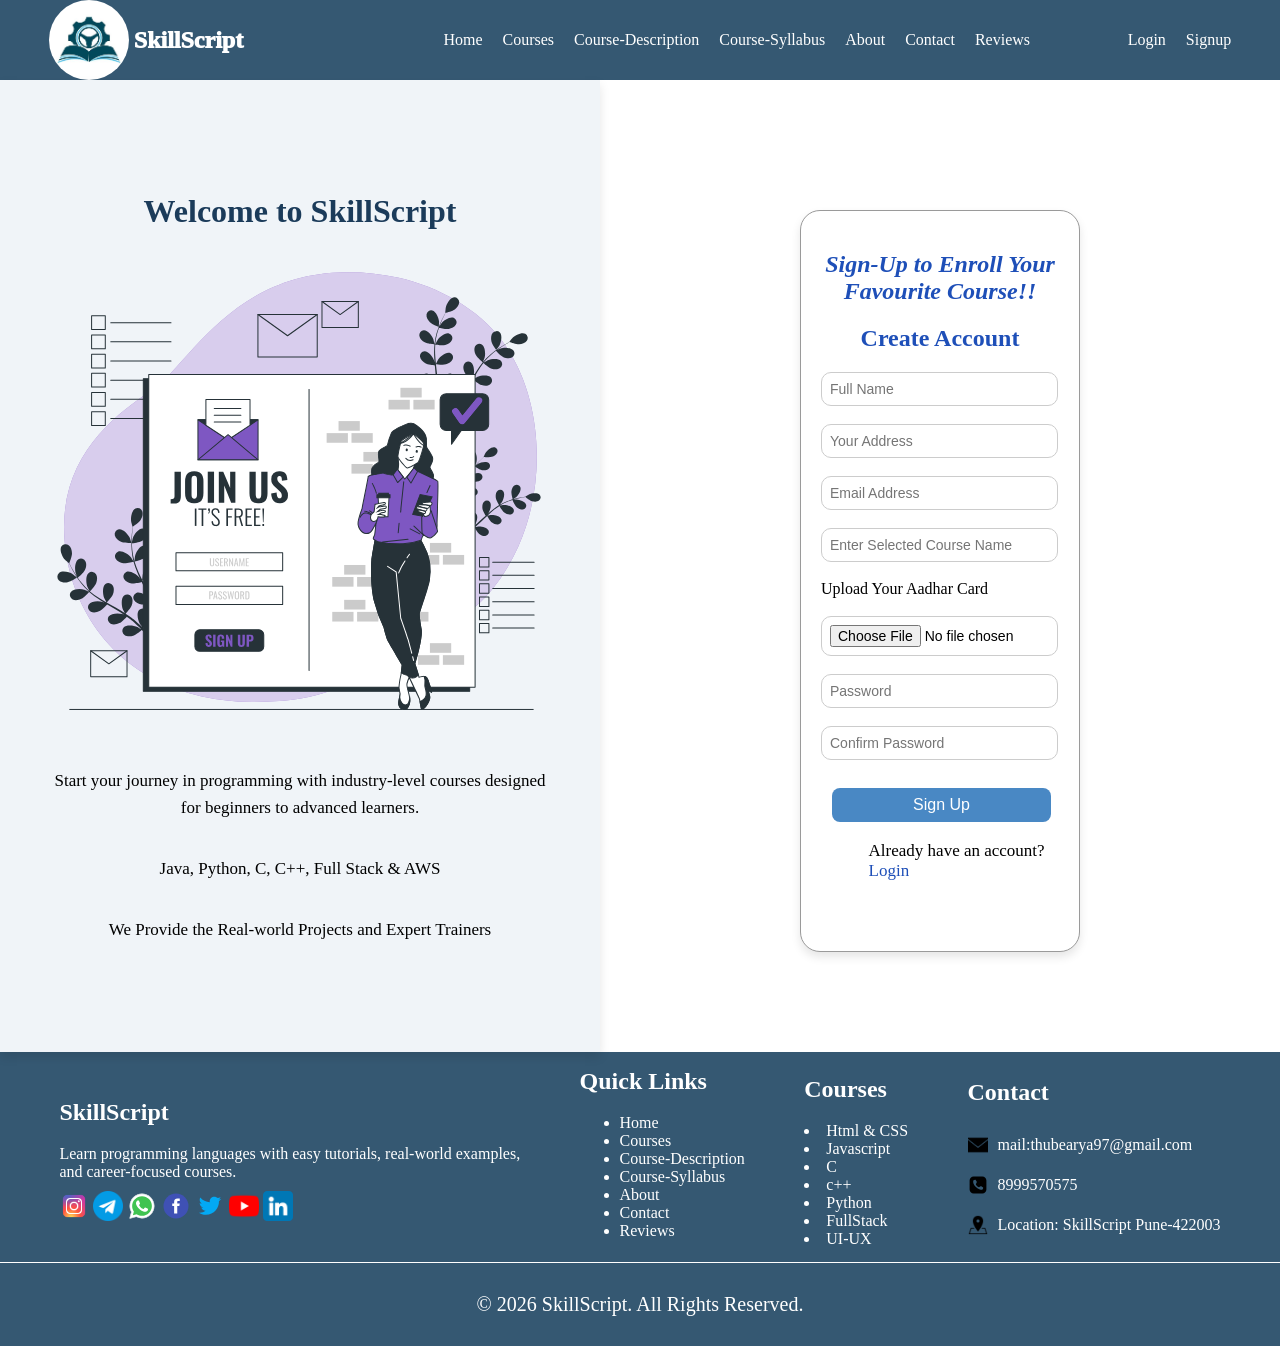
<file: html/signup.html>
<!DOCTYPE html>
<html lang="en">

<head>
    <meta charset="UTF-8">
    <meta name="viewport" content="width=device-width, initial-scale=1.0">
    <link rel="stylesheet" href="../css/nav.css">
    <link rel="stylesheet" href="../css/footer.css">
    <link rel="stylesheet" href="../css/signup.css">
    <title>Document</title>
</head>

<body>
    <!-- Nav Bar -->
    <div class="mian-container">
        <div class="img-container">
            <img src="../images/main-logo.jpg" alt="logo" class="main-class-logo">
            <h2>SkillScript</h2>
        </div>
        <input type="checkbox" id="menu-toggle" class="menu-toggle">
        <label for="menu-toggle" class="humburger">
            <img src="../images/humburger-menu.png" alt="menu">
        </label>
        <div class="nav-menu">
            <a href="../index.html" class="menu">Home</a>
            <a href="../html/courses.html" class="menu">Courses</a>
            <a href="../html/course-description.html" class="menu">Course-Description</a>
            <a href="../html/course-syllabus.html" class="menu">Course-Syllabus</a>
            <a href="../html/about.html" class="menu">About</a>
            <a href="../html/contact.html" class="menu">Contact</a>
            <a href="../html/reviews.html" class="menu">Reviews</a>
        </div>
        <div class="nav-menu">
            <a href="../html/login-page.html" class="menu">Login</a>
            <a href="../html/signup.html" class="menu">Signup</a>
        </div>
    </div>

    <!-- sign up page part -->

    <div class="main-contaienr">
        <div class="left-side-container">
            <h1>Welcome to SkillScript</h1>
            <img src="../images/signup-page-logo.svg" alt="signup">
            <p>Start your journey in programming with industry-level courses designed for beginners to advanced
                learners.</p>
            <p>Java, Python, C, C++, Full Stack & AWS</p>
            <p>We Provide the Real-world Projects and Expert Trainers</p>
        </div>
        <div class="signup-form">
            <h2 style="text-align: center;"><i>Sign-Up to Enroll Your Favourite Course!!</i></h2>
            <form>
                <h2>Create Account</h2>
                <input type="text" placeholder="Full Name" required><br><br>
                <input type="text" placeholder="Your Address" required><br><br>
                <input type="email" placeholder="Email Address" required><br><br>
                <input type="text" placeholder="Enter Selected Course Name" required><br><br>
                <label class="upload-btn">Upload Your Aadhar Card</label><br><br>
                <input type="file" accept="application/pdf" /><br><br>
                <input type="password" placeholder="Password" required><br><br>
                <input type="password" placeholder="Confirm Password" required><br><br>
                <button type="submit">Sign Up</button><br><br>
                <p>Already have an account? <a href="../html/login-page.html">Login</a></p>
            </form>
        </div>
    </div>

    <!-- footer -->
    <div class="footer-container">
        <div class="footer-main-container">
            <div class="footer-box">
                <h2>SkillScript</h2>
                <p>Learn programming languages with easy tutorials, real-world examples,
                    <br>and career-focused courses.
                </p>
                <a href="https://www.instagram.com/" target="_blank"><img src="../images/instagram-icon.png" alt="insta"
                        class="logo-img1"></a>
                <a href="https://telegram.org/" target="_blank"><img src="../images/telegram-logo.png" alt="telegram"
                        class="logo-img1"></a>
                <a href="https://www.whatsapp.com/" target="_blank"><img src="../images/whatsapp-icon.svg"
                        alt="whatsapp" class="logo-img1"></a>
                <a href="https://www.facebook.com/" target="_blank"><img src="../images/facebook-icon.svg"
                        alt="facebook" class="logo-img1"></a>
                <a href="https://www.twitter.com/" target="_blank"><img src="../images/twitter-icon.svg" alt="twitter"
                        class="logo-img1"></a>
                <a href="https://www.youtube.com/" target="_blank"><img src="../images/youtube-logo.png" alt="youtube"
                        class="logo-img1"></a>
                <a href="https://www.linkedin.com/" target="_blank"><img src="../images/linkedin-logo.png"
                        alt="linkedin" class="logo-img1"></a>
            </div>
            <div class="footer-box">
                <h2>Quick Links</h2>
                <ul>
                    <li><a href="../index.html">Home</a></li>
                    <li><a href="../html/courses.html">Courses</a></li>
                    <li><a href="../html/course-description.html">Course-Description</a></li>
                    <li><a href="../html/course-syllabus.html">Course-Syllabus</a></li>
                    <li><a href="../html/about.html">About</a></li>
                    <li><a href="../html/contact.html">Contact</a></li>
                    <li><a href="../html/reviews.html">Reviews</a></li>
                </ul>
            </div>
            <div class="footer-box">
                <h2>Courses</h2>
                <li>Html & CSS</li>
                <li>Javascript</li>
                <li>C</li>
                <li>c++</li>
                <li>Python</li>
                <li>FullStack</li>
                <li>UI-UX</li>
            </div>
            <div class="footer-box">
                <h2>Contact</h2>
                <div class="contact-item">
                    <img src="../images/email-icon.png" alt="email" class="logo-img">
                    <a href="mailto:thubearya97@gmail.com">mail:thubearya97@gmail.com </a>
                </div>
                <div class="contact-item">
                    <img src="../images/phone-icon.svg" alt="phone" class="logo-img">
                    <a href="tel:1234567897"> 8999570575 </a>
                </div>
                <div class="contact-item">
                    <img src="../images/address-icon.png" alt="address" class="logo-img">
                    <p>Location: SkillScript Pune-422003</p>
                </div>
            </div>
        </div>
        <div class="footer-bottom">
            <p>© 2026 SkillScript. All Rights Reserved.</p>
        </div>
    </div>
</body>

</html>
</file>
<file: css/nav.css>
body{
    background-color: white;
    margin: 0%;
    padding: 0%;
}
.mian-container{
    display: flex;
    flex-direction: row;
    align-items: center;
    justify-content: space-around;
    background-color:#355872;
    
}
.main-class-logo{
    height: 80px;
    width: 80px;
    border-radius: 50%;
    border-color: 3px solid black;  
}
.img-container{
    display: flex;
    flex-direction: row;
    align-items: center;
}
.img-container h2{
    padding: 5px;
    font-weight: 1000;
    color: white;
}
.nav-menu{
    display: flex;
    flex-direction: row;
    gap: 20px;
}
.menu{
    color: white;
    text-decoration: none;
}
.menu:hover{
    color: #E97F4A;
    text-decoration: underline;
}

.humburger img{
    height: 40px;
    display: none;
    cursor: pointer;
}

.menu-toggle{
    display: none;
}

@media screen and (max-width: 768px){
    .mian-container{
        flex-wrap: wrap;
        padding: 10px 20px;
    }

    .humburger img{
        display: block;
    }

    .nav-menu{
        display: none;
        flex-direction: column;
        width: 100%;
        text-align: center;
        gap: 10px;
    }

    .menu-toggle:checked ~ .nav-menu{
        display: flex;
    }

    .menu-toggle:checked ~ .humburger{
        font-size: 28px;
        content: 'x';
    }

    .menu{
        font-size: 16px;
    }
}
</file>
<file: css/index.css>
/* bg image */
.background-section{
    height:90vh;
    display:flex;
    align-items:center;
    justify-content:center;
    flex-direction:column;
    text-align:center;
    height: 400px;
    background:linear-gradient(rgba(0,0,0,0.5),rgba(0,0,0,0.5)),    
    url('../images/bg-index-page-image.svg') no-repeat center/cover;
    color:white;
    font-family: Georgia, 'Times New Roman', Times, serif;
}

.background-section h1{
  font-size: 48px;
  line-height: 1.2;
  text-shadow: 0 4px 15px rgba(0,0,0,0.5);
}

.background-section p{
   color: #dbeafe;
  font-size: 18px;
}

.background-section button {
  margin-top: 20px;
  padding: 12px 28px;
  background-color: #4988C4;
  color: white;
  border: none;
  border-radius: 6px;
  font-weight: 300;
}

/* main part css */

.heading {
    font-size: 50px;
    font-weight: 1000;
}

.info-main-container {
    display: flex;
    flex-direction: row;
    align-items: center;
    margin-left: 80px;
}

.info-sub-container {
    margin-top: 40px;
}

.info-sub-container p {
    color: #333333;
    line-height: 1.4;

}

.our-component {
    display: flex;
    flex-direction: row;
    align-items: center;
    gap: 30px;
}

.component-img {
    height: 30px;
    width: 30px;
}

.component-text {
    display: flex;
    flex-direction: row;
    align-items: center;
}

/* languages css */
.special-languages {
    display: flex;
    flex-direction: row;
    justify-content: space-between;
    gap: 30px;
    margin-left: 80px;
    margin-right: 80px;
}

.lang-heading {
    font-size: 29px;
    font-weight: 900;
    text-align: center;
    margin-top: 20px;
    color: #2c5364;
}

.language-part-container {
    display: flex;
    flex-direction: column;
    justify-content: center;
    align-items: center;
    text-align: center;
    width: 80%;
    margin: 40px auto;
    padding: 20px 30px;
    background-color: #f5f5f5;
    border-radius: 25px;
    box-shadow: 0 4px 10px rgba(0, 0, 0, 0.08);
   
}

.language-part-container:hover {
    background-color: #7AAACE;
    transition: 2s;
    border: 1px solid black;
}

.language-text-container {
    font-size: 20px;
    color: #000;
    font-weight: 600;
    margin-bottom: 15px;
    line-height: 1.3;
    padding-left: 20px;

}

.language-par-container {
    font-size: 18px;
    color: #555;
    line-height: 1.6;
    max-width: 600px;
    margin: 0 auto;
}

/* Client */

.clients{
    padding: 60px;
    background:white;
    text-align: center;
    padding-top: 20px;
}

.clients h2{
    font-size: 29px;
    margin-bottom: 10px;
    margin-top: 10px;
    padding-top: 10px;
    color: #2c5364;
    margin-top: 5px;    
}

.clients p{
    font-size: 18px;
    color: #555;
    margin-bottom: 40px;
}

.client-list{
    display: grid;
    grid-template-columns: repeat(auto-fit,minmax(150px, 1fr));
    gap: 20px;
    width: 80%;
    margin: auto;
}

.client a{
    text-decoration: none; 
    color: #333;  
}

.client{
    background: #fff;;
    padding: 20px;
    border-radius: 8px;
    font-weight: bold;
    box-shadow: 0px 5px 15px 0 rgba(0,0,0,0.1);
    transition: 1s;
    cursor: pointer;
}

.client:hover {
  transform: translateY(-8px);
  box-shadow: 0 10px 25px rgba(0,0,0,0.15);
color: #00bcd4;
}

.client a:hover{
    color: #00bcd4;
}

@media screen and (max-width: 768px){
    .info-main-container{
        display: flex;
        flex-direction: column;
    }

    .special-languages{
        display: flex;
        flex-direction: column;
    }
}
</file>
<file: css/footer.css>
.footer-container {
  background-color: #355872;
}

.footer-main-container {
  width: 100%;
  height: 200px;
  padding-bottom: 10px;
  color: white;
  display: flex;
  flex-direction: row;
  align-items: center;
  justify-content: space-evenly;
}

.logo-img1 {
  width: 30px;
  margin-top: 10px;
}

.contact-item {
  display: flex;
  align-items: center;
  gap: 10px;
  margin: 10px 0;
  padding-top: 10px;
}

.logo-img {
  width: 20px;
  height: 20px;
}

.footer-box a {
  color: white;
  text-decoration: none;
}

.footer-box ul li {
  text-decoration: none;
}

.footer-box ul li a {
  text-decoration: none;
  color: white;
  transition: color 0.3s;

}

.footer-box ul li a:hover {
  color: #00e6e6;
}

.footer-box p {
  margin: 0;
}

.footer-bottom {
  text-align: center;
  border-top: 1px solid white;
  padding-top: 10px;
  padding-bottom: 10px;
  font-size: 20px;
  color: white;
}

@media screen and (max-width: 768px) {
  .footer-main-container{
        display: flex;
        flex-direction: column;
        height: 800px;
        justify-content: left;
        margin: 0%;
    }
    .footer-box{
      padding: 0%;
    }
}
</file>
<file: css/about.css>
body{
    background: #f5f7fa;
}

.about-page-sub-container{
    display: flex;
    flex-direction: row;
    align-items: center;
    background: whitesmoke;
    border-radius: 12px;
    width: 1100px;
    padding: 10px;
    padding-right: 20px;
    margin-left: 15%;
    text-align: justify;
    box-shadow: 0 8px 20px rgba(0,0,0,0.1); 
}

.about-page-sub-container img{
   width: 40%;
    max-width: 400px;
}

.about-page-sub-container p{
    width: 60%;
    line-height: 1.8;
    margin-bottom: 15px;
    text-align: justify;
}

.heading-about{
    font-size: 29px;
    color: #2c5364;
    text-align: center; 
}

/* our achievement */
.achievement-container{
    display: flex;
    flex-direction: row;
    justify-content: space-around;
    align-items: center;
    text-align: center;
}

.achieve-card{
    background: white;
    padding: 22px;
    box-shadow: 0 5px 15px rgba(0,0,0,0.1);
    width: 220px;
    border-radius: 10px;
    margin-top: 10px;
}

.achieve-card:hover{
    background: linear-gradient(135deg, #e3f2fd, #bbdefb);
    transform: translateY(-10px);
    transition: 0.3s;
}

.achieve-card h3{
    font-size: 28px;
    color: #3498db;
    margin: 10px 0;
}

.achieve-card p {
    color: #555;
    font-size: 17px;
}

/* vision and mission css */
.about-img{
    height: 38px;
}

.vision-mission-container{
    display: flex;
    flex-direction: row;
    align-items: center;
    justify-content: center;
    text-align: center;
    margin-top: 20px;
}

.cards{
    background: white;
    padding: 20px;
    width: 250px;
    height: 150px;
    margin: 40px;
    border-radius: 10px;
    box-shadow: 0 5px 10px rgba(0,0,0,0.1);
    text-align: center;
}

.cards:hover{
    background: linear-gradient(135deg, #e3f2fd, #bbdefb);
    transform: translateY(-10px);
    transition: 0.3s;
}

.cards p{
    color: #555;
}

/* trainer part */
.trainer-container{
    display: flex;
    flex-direction: row;
    justify-content: center;
    align-items: center;
    text-align: center;
}

.trainers{
    background: white;
    box-shadow: 0 5px 10px rgba(0,0,0,0.1);
    padding: 22px;
    width: 300px;
    margin: 20px;
    border-radius: 10px;
}

.trainers:hover{
    background: linear-gradient(135deg, #e3f2fd, #bbdefb);
    transform: translateY(-10px);
    transition: 0.3s;
}

/* self intro */

.about-img1{
    height: 90px;
    width: 90px;
    border-radius: 50%;
}

.self{
    text-decoration: none;
    color: black;
}
/* media query for about page */

@media screen and (max-width: 768px) {
    .about-page-sub-container{
        display: flex;
        flex-direction: column;
        width: auto;
        height: auto;
        margin-left: 10px;
    }
    .about-page-sub-container p{
        height: auto;
        width: auto;
    }

    .achievement-container{
        gap: 10px;
        height: auto;
        width: auto;
        display: flex;
        flex-direction: column;
    }

    .vision-mission-container{
        display: flex;
        flex-direction: column;
    }
}
</file>
<file: css/contact.css>
body{
    background: #f5f7fa;
}

.form-card{
    display: flex;
    flex-direction: column;
    text-align: left;
    width: 500px;
    background-color: #F7F8F0;
    padding: 10px;
    border-radius: 15px;
    border: 1px solid black;
    margin: 20px 0 40px 33%;
    box-shadow: 0 15px 35px rgba(0, 0, 0, 0.25);

}

.contact-page-form h2{
    padding-top: 10px;
    margin-bottom: 20px;
    color: #1e4fb8;
}

.contact-page-form input{
    width: 450px;
    padding: 12px;
    border: 1px solid #ccc;
    border-radius: 10px;
    font-size: 14px;
    padding-left: 9px;
}

.contact-page-form select{
 width: 470px;
    padding: 12px;
    border: 1px solid #ccc;
    border-radius: 10px;
    font-size: 14px;
    padding-left: 9px;
}
.radio input{
    width: 10px;
}

.contact-page-form input:hover{
  border-color: #1e4fb8;
}

.contact-page-form button{
    width: 50%;
    padding: 12px;
    margin-left: 25%;
    /* background:#1e4fb8 ; */
    background-color: #4988C4;
    border: none;
    color: white;
    border-radius: 8px;
    font-size: 16px;
    cursor: pointer;
    margin-top: 10px;
    transition: 0.3s;
}

.contact-page-form button:hover{
    background: #163c8c;
}

.contact-page-form h2{
   text-align: center;
}

/* contact information */
.contact-main-container{
    display: flex;
    flex-direction: row;
    gap: 60px;
    margin-left: 18%;
}

.contact-info-form{
     background-color: #F7F8F0;
     margin-left: 100px;
     margin-bottom: 40px;
     padding: 10px;
     padding-bottom: 20px;
     border-radius: 10px;
     border: 1px solid black;
     box-shadow: 0 15px 35px rgba(0, 0, 0, 0.25);

}

.contact-info-form a{
    text-decoration: none;
    color: black;
}
.contact-info-form h2{
    margin-bottom: 20px;
    color: #1e4fb8;
    text-align: center;
}

/* feedback-form */
.contact-info-form1{
    background-color: #F7F8F0;
     padding: 10px;
     margin-bottom: 40px;
     padding-bottom: 20px;
     border-radius: 10px;
     border: 1px solid black;
     width: 350px;
     box-shadow: 0 15px 35px rgba(0, 0, 0, 0.25);    
}

.contact-info-form1 input{
    width: 300px;
    padding: 12px;
    border: 1px solid #ccc;
    border-radius: 10px;
    font-size: 14px;
    padding-left: 9px;
    
}

.contact-info-form1 textarea{
    width: 300px;
    padding: 12px;
    border: 1px solid #ccc;
    border-radius: 10px;
    font-size: 14px;
    padding-left: 9px;
}

.contact-info-form1 h2{
    margin-bottom: 20px;
    color: #1e4fb8;
    text-align: center;
}

.contact-info-form1 input:hover{
  border-color: #1e4fb8;
}

.contact-info-form1 button{
    width: 50%;
    padding: 12px;
    margin-left: 25%;
    /* background:#1e4fb8 ; */
    background-color: #4988C4;
    border: none;
    color: white;
    border-radius: 8px;
    font-size: 16px;
    cursor: pointer;
    margin-top: 10px;
    transition: 0.3s;
}

.contact-info-form1 button:hover{
    background: #163c8c;
}

/* media query for mobile */
@media screen and (max-width: 768px) {

    .form-card{
        height: auto;
        width: auto;
        margin-left: 15px;
    }

    .contact-page-form input{
        height: auto;
        width: auto;
    }

    .contact-main-container{
        display: flex;
        flex-direction: column;
        margin-left: 10px;
    }
    .contact-info-form{
        margin-left: 10px;
        text-align: center;
    }
    .contact-info-form1{
        margin-left: 10%;
        height: auto;
        width: auto;
    }
}
</file>
<file: css/course-desc.css>
body{
    background: #f5f7fa;
}
.description-info-container{
    text-align: center;
}

.description-info-container p{
   margin-left: 200px;
   margin-right: 200px;
   line-height: 1.6;
   color: #333333;
}

/* course desc */
.detail-desc-container{
    display: flex;
    flex-direction: row;
    align-items: center;
    gap: 35px;
    margin-left: 130px;
    margin-right: 100px;
    margin-top: 50px;
}

.sub-desc-container{
    background: white;
    padding: 20px;
    padding-bottom: 26px;
    border-radius: 20px;
    text-align: left;
    margin-bottom: 30px;
    box-shadow: 0 4px 12px rgba(0,0,0,0.08);
     transition: 0.3s;
}

.sub-desc-container:hover{
    transform: translateY(-8px);  
}
.sub-desc-container h3{
margin-bottom: 10px;
  color: #1e4fb8;
}

.sub-desc-container p{
    font-size: 15px;
    color: #555;
    line-height: 1.6;
    margin-bottom: 15px;
}

.sub-desc-container ul li {
  font-size: 14px;
  margin-bottom: 5px;
  color: #555;
}

.btn{
    text-decoration: none;
    background-color: #4988C4;
    color: white;
    padding: 8px;
    border-radius: 10px;
    margin-top: 15px;
    font-size: 14px;
}

.btn:hover {
  background: #163c8c;
}

.message{
    text-align: center;
    font-size: 20px;
    font-weight: bold;
}

/* media query for mobile phone */

@media screen and (max-width: 768px) {
    .description-info-container p{
        margin-left: auto;
        align-items: center;      
        width: 400px;
        height: 190px;
        
    }

    .detail-desc-container{

        display: flex;
        flex-direction: column;
    }
}
</file>
<file: css/course-syllabus.css>
body {
    margin: 0;
    background: #f5f7fa;
}

.course-syllabus-main-container{
     width: 80%;
    margin: 20px auto;
}

.course{
    background: #EBF4F6;
    margin-bottom: 20px;
    padding: 20px;
    border-left: 5px solid #7AAACE ;
    border-radius: 10px;
    box-shadow: 0 5px 10px rgba(0,0,0,0.1);
}

.course h2{
    margin-top: 0;
    color: #2c3e50;
}

.module{
    margin: 5px 0;
    padding: 5px;
    background: white;
    border-radius: 5px;
    font-size: 16px;
}

.course:hover{
    transform: translateY(-4px);
    transition: 0.3s;
}

.footer-bottom{
    background-color: #355872;
}
</file>
<file: css/courses.css>
body{
    background: #f5f7fa;
}

.course h2 {
    text-align: center;
    font-size: 20px;
}

.course p {
    text-align: center;
    margin: 40px;
}

/* course card  */

.course-main-container{
    display: flex;
    flex-direction: row;
    align-items: center;
    gap: 35px;
    margin-left: 200px;
}

.course-card{
    background-color: #FBF6F6;
    height: 400px;
    width: 350px;
    border-radius: 10px;
    gap: 30px;
    margin-bottom: 40px;
    margin-top:40px;
}

.course-card a{
    text-decoration: none;
    color: black;
}

.course-card:hover{
    transform: translateY(-8px);
    transition: 0.6s;
    background-color: #b1dcfb;
    box-shadow: 0 10px 25px rgba(0, 0, 0, 0.15);;
    color: black;
    cursor: pointer;
}

.rating-card-course{
    display: flex;      
  align-items: center; 
  gap: 8px;
  margin-top: 2px;   
}

.rating-card-course img{
    padding-left: 10px;
}

.course-image{
   width: 350px;
    height: 260px;
    border-radius: 0 0 18px 18px;
    display: block;
    object-fit: cover;
}

.course-name{
    font-weight: bold;
    font-size: 20px;
    padding-left: 10px;
}

.offer-container{
    padding-left: 10px;
}

/* media query for mobile phone */
@media screen and (max-width: 768px) {

    .course-main-container{
        display: flex;
        flex-direction: column;
        margin-left: 30px;
        gap: 2px;
        margin-bottom: 5px;
    }
    
}

/* media query for tablet */
@media screen and (max-width: 992px) and (min-width: 600px) {

    .course-main-container{
        display: flex;
        flex-direction: column;
        margin-left: 30px;
        gap: 2px;
        margin-bottom: 5px;
    }

}
</file>
<file: css/login.css>
body{
    background: #f5f7fa;
}

.login-page-main-container{
    display: flex;
    flex-direction: row;
    align-items: center;
    width: 800px;
    background-color: white;
    padding: 20px;
    border-radius: 15px;
    border: 1px solid black;
    margin-left: 350px;
    margin: 0 0 40px 350px;
    box-shadow: 0 5px 10px rgba(0,0,0,0.1);
}

.img1{
    height: 470px;
}

.login-form h2{
    text-align: center;
    padding-top: 30px;
    margin-bottom: 20px;
    color: #1e4fb8;
}

.login-form input{
    width: 100%;
    padding: 12px;
    border: 1px solid #ccc;
    border-radius: 10px;
    font-size: 14px;
}

.login-form input:hover{
  border-color: #1e4fb8;
}

.login-form button{
    width: 190px;
    padding: 10px;
    margin-left: 50px;
    background-color: #4988C4;
    border: none;
    color: white;
    border-radius: 8px;
    font-size: 16px;
    cursor: pointer;
    margin-top: 10px;
    transition: 0.3s;
}

.login-form button:hover{
    background: #163c8c;
}

.login-form p{
    margin-top: 1px;
  font-size: 17px;
  padding-left: 35px;
}
.login-form a {
  color: #1e4fb8;
  text-decoration: none;
}

.login-form a:hover {
  text-decoration: underline;
}

.Continue-with-google-container{
    display: flex;
    flex-direction: row;
    align-content: center;
    background-color: white;
     margin-bottom: 8px;
     border-radius: 10px;
    border: 1px solid rgb(163, 163, 163);
     cursor: pointer;
     height: 30px;
     width: 105%;
     padding: 4px;
}

.Continue-with-google-container img{
    width: 20px;
    padding-left: 45px;  
}

.Continue-with-google-container p{
    padding-left: 3px;
    font-size: 14px;
    padding: 5px;
}

/* login page media query */
@media screen and (max-width:768px) {
    .login-page-main-container{
       display: flex;
       flex-direction: column;
       height: auto;
       width: auto;
       margin-left: 10px;
    }    
}
</file>
<file: css/signup.css>
body {
  background-color: white;
}

body {
  margin: 0%;
  padding: 0%;
}

.main-contaienr {
  display: flex;
  flex-direction: row;
}

.sub-contaienr {
  background-color: lightpink;
  height: 600px;
  width: 400px;
}

.signup-form {
  background-color: white;
  border: 1px solid rgb(154, 154, 154);
  border-radius: 20px;
  box-shadow: 0 5px 10px rgba(0, 0, 0, 0.1);
  height: 700px;
  width: 400px;
  padding: 20px;
  margin: 130px 200px 100px 200px;
}

.signup-form h2 {
  text-align: center;
  margin-bottom: 20px;
  color: #1e4fb8;
}

.signup-form input {
  width: 92%;
  padding: 8px;
  border: 1px solid #ccc;
  border-radius: 10px;
  font-size: 14px;

}

.signup-form input:hover {
  border-color: #1e4fb8;
}

.signup-form button {
  width: 92%;
  padding: 8px;
  background-color: #4988C4;
  border: none;
  color: white;
  border-radius: 8px;
  font-size: 16px;
  cursor: pointer;
  margin-top: 10px;
  transition: 0.3s;
  margin-left: 11px;
}

.signup-form button:hover {
  background: #163c8c;
}

.signup-form p {
  margin-top: 1px;
  font-size: 17px;
  padding-left: 20%;
}

.signup-form a {
  color: #1e4fb8;
  text-decoration: none;
}

.signup-form a:hover {
  text-decoration: underline;
}

.left-side-container {
  background-color: #F0F4F8;
  box-shadow: 0 5px 10px rgba(0, 0, 0, 0.1);
  color: white;
  padding: 50px;
  display: flex;
  flex-direction: column;
  justify-content: center;
}

/* left side part */
.left-side-container img {
  height: 500px;
}

.left-side-container h1 {
  color: #1b3b5a;
  font-weight: 700;
  font-size: 32px;
  margin-bottom: 20px;
  text-align: center;
}

.left-side-container p {
  color: black;
  font-size: 17px;
  line-height: 1.6;

  text-align: center;
}

@media screen and (max-width:768px) {

  .main-contaienr{
    display: flex;
    flex-direction: column;
  }
  
  .signup-form{
    margin: auto;
    margin-top: 20px;
  }
}
</file>
<file: css/reviews.css>
.reviews-main-container{
    display: flex;
    flex-direction: row;
}

.cards-reviews{
    background: white;
    padding: 20px;
    width: 250px;
    height: 230px;
    margin: 40px;
    border-radius: 10px;
    box-shadow: 0 5px 10px rgba(0,0,0,0.1);
    text-align: center;
    margin-left: 50px;
}

.cards-reviews img{
    height: 40px;
}

.cards-reviews:hover{
    background: linear-gradient(135deg, #e3f2fd, #bbdefb);
    transform: translateY(-7px);
    transition: 0.5s;
    border: 1px solid rgb(128, 128, 128);
}

.cards-reviews p{
    color: #555;
}

.cards-reviews h3 {
    margin: 10px 0 5px;
    color: #222;
}

.rating img {
   height: 60px;
   padding-top: 0%;
   margin-left: 190px;
}

/* media query for reviews */
@media screen and (max-width:500px) {
    .reviews-main-container{
        display: flex;
        flex-direction: column;
        height: auto;
        width: auto;
    }
}
</file>
